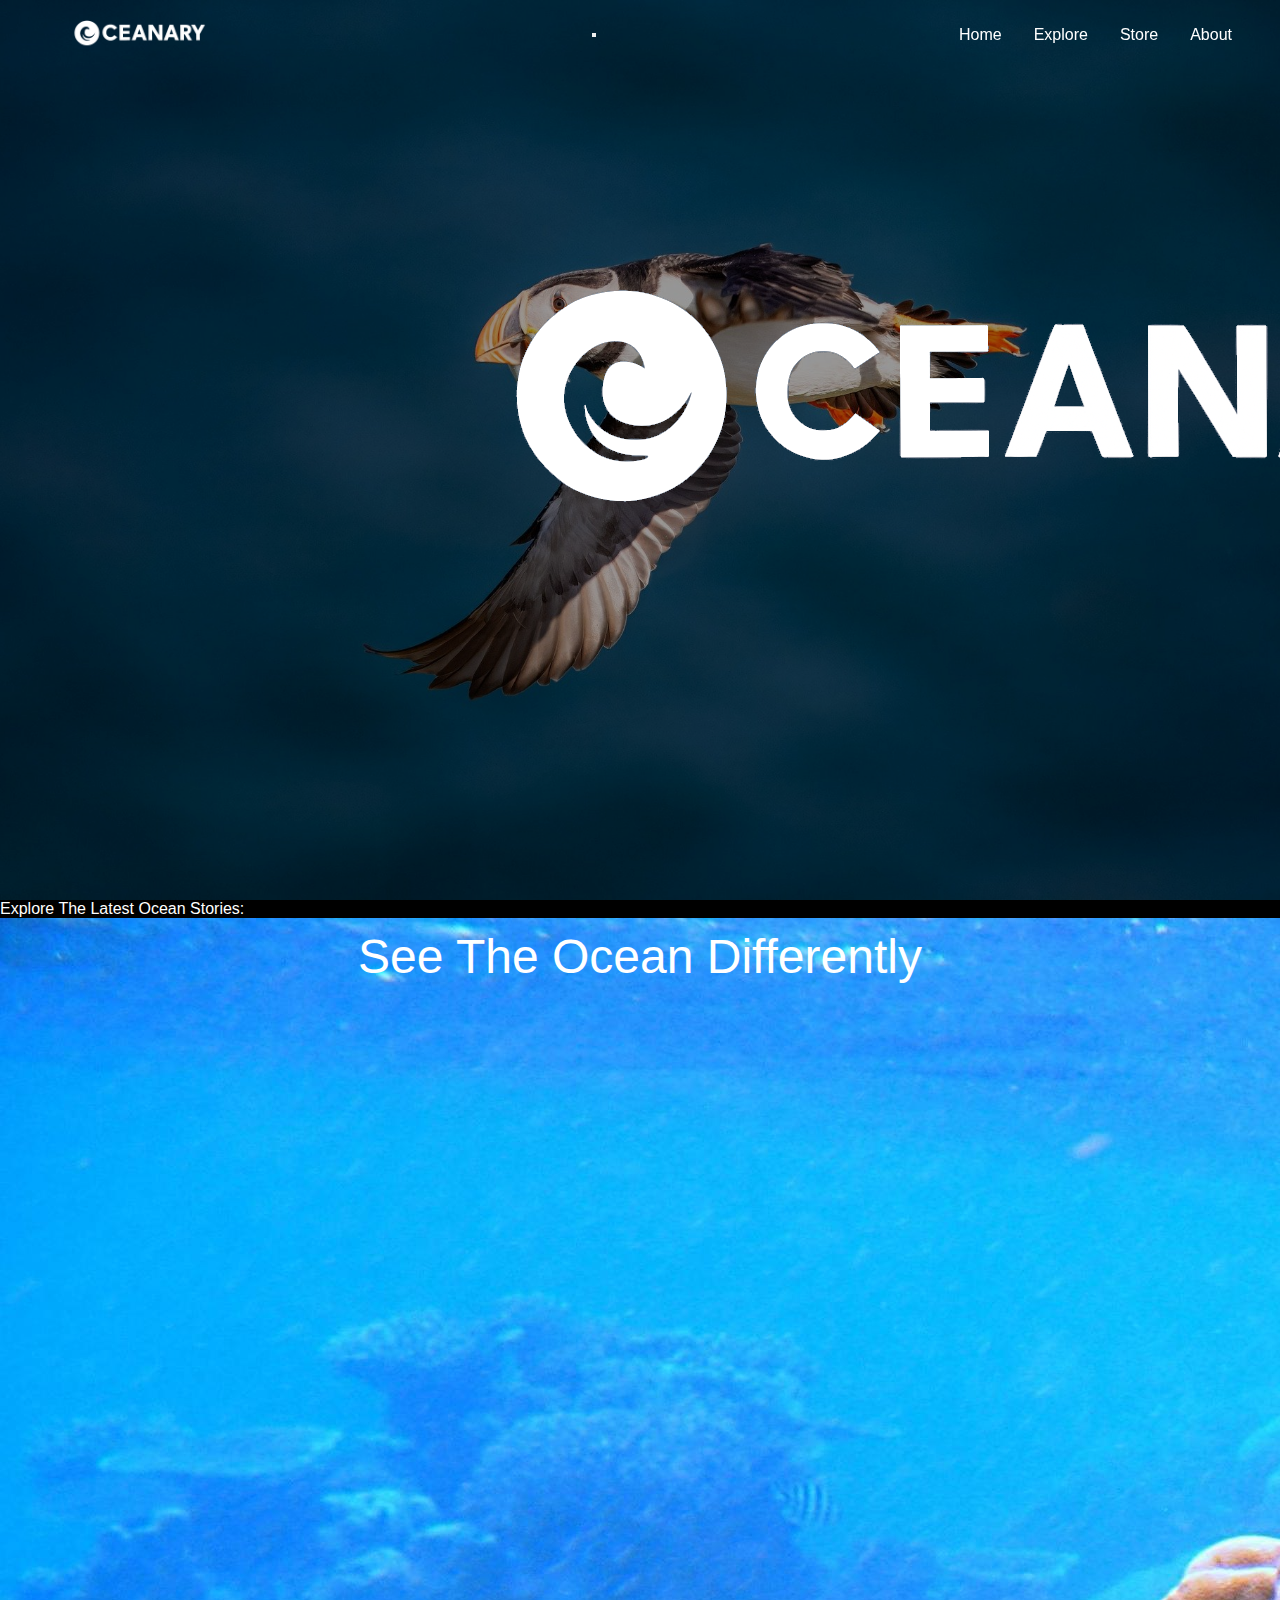
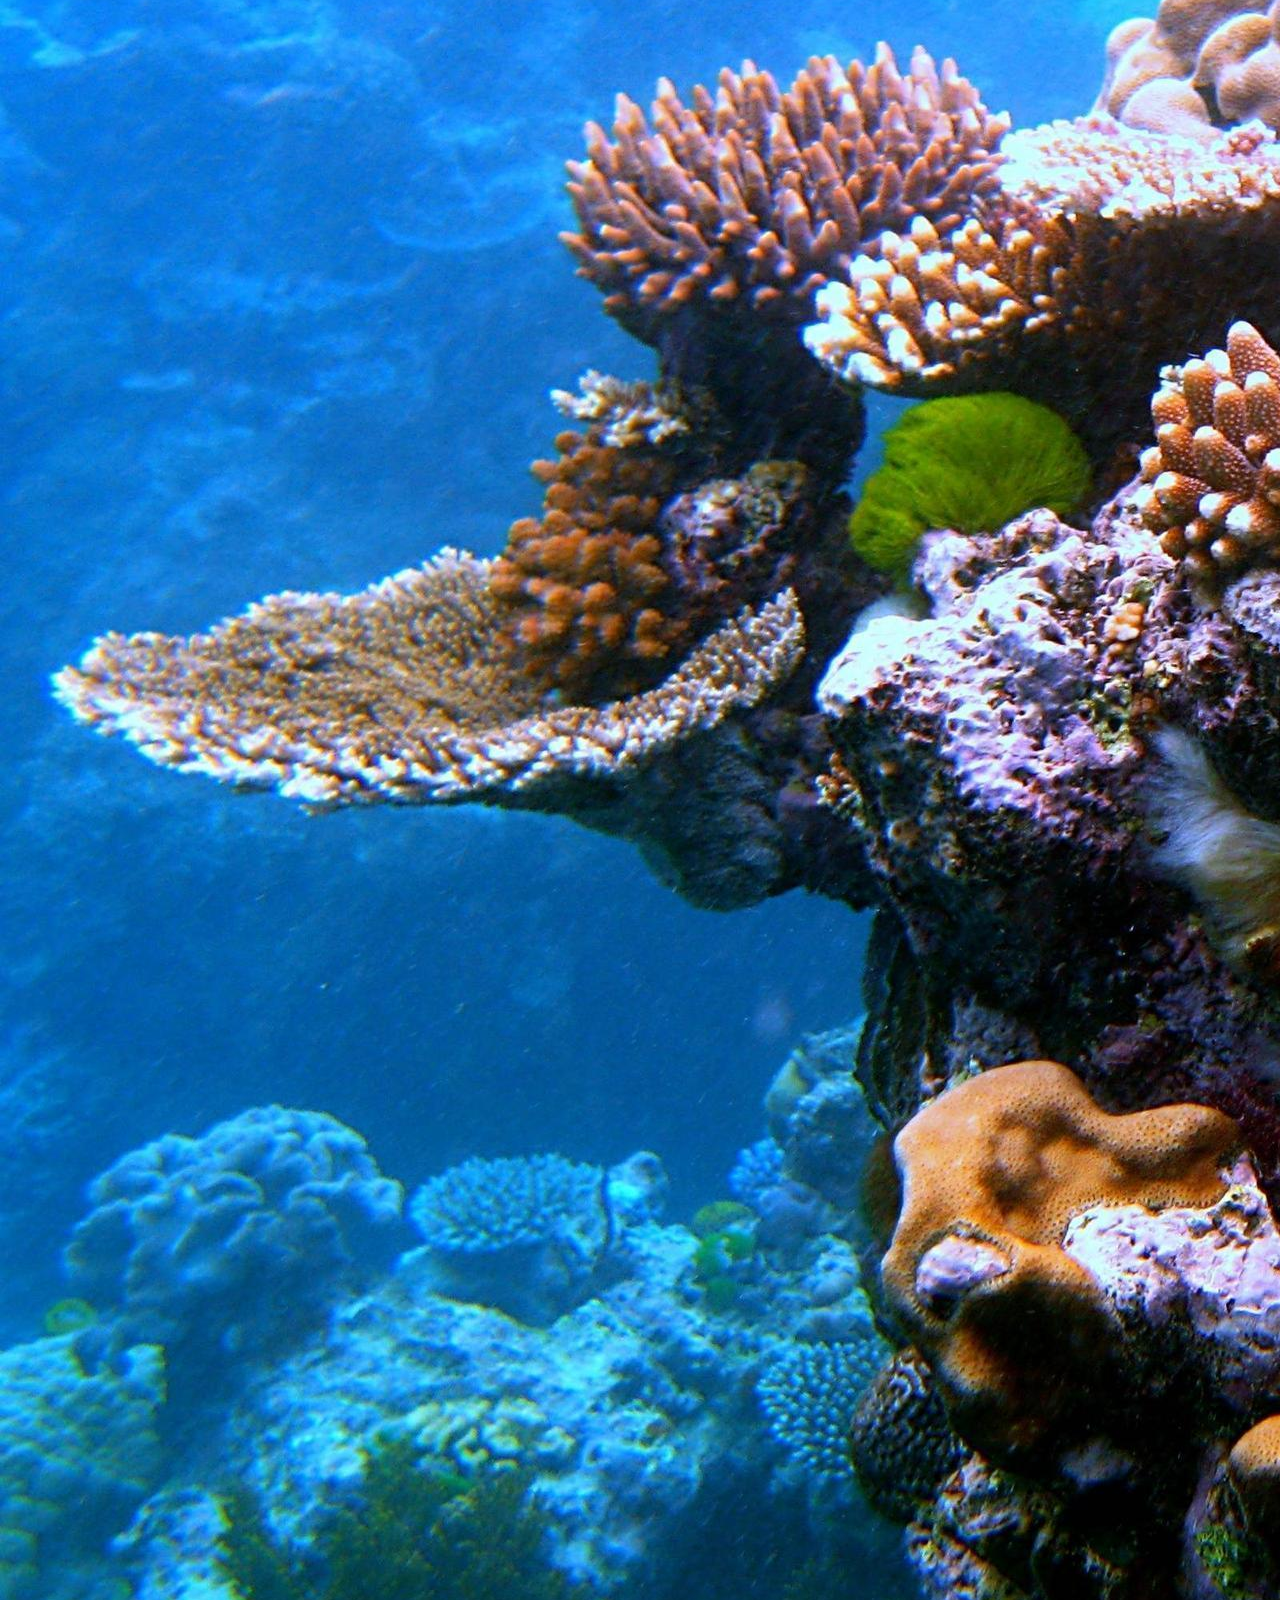
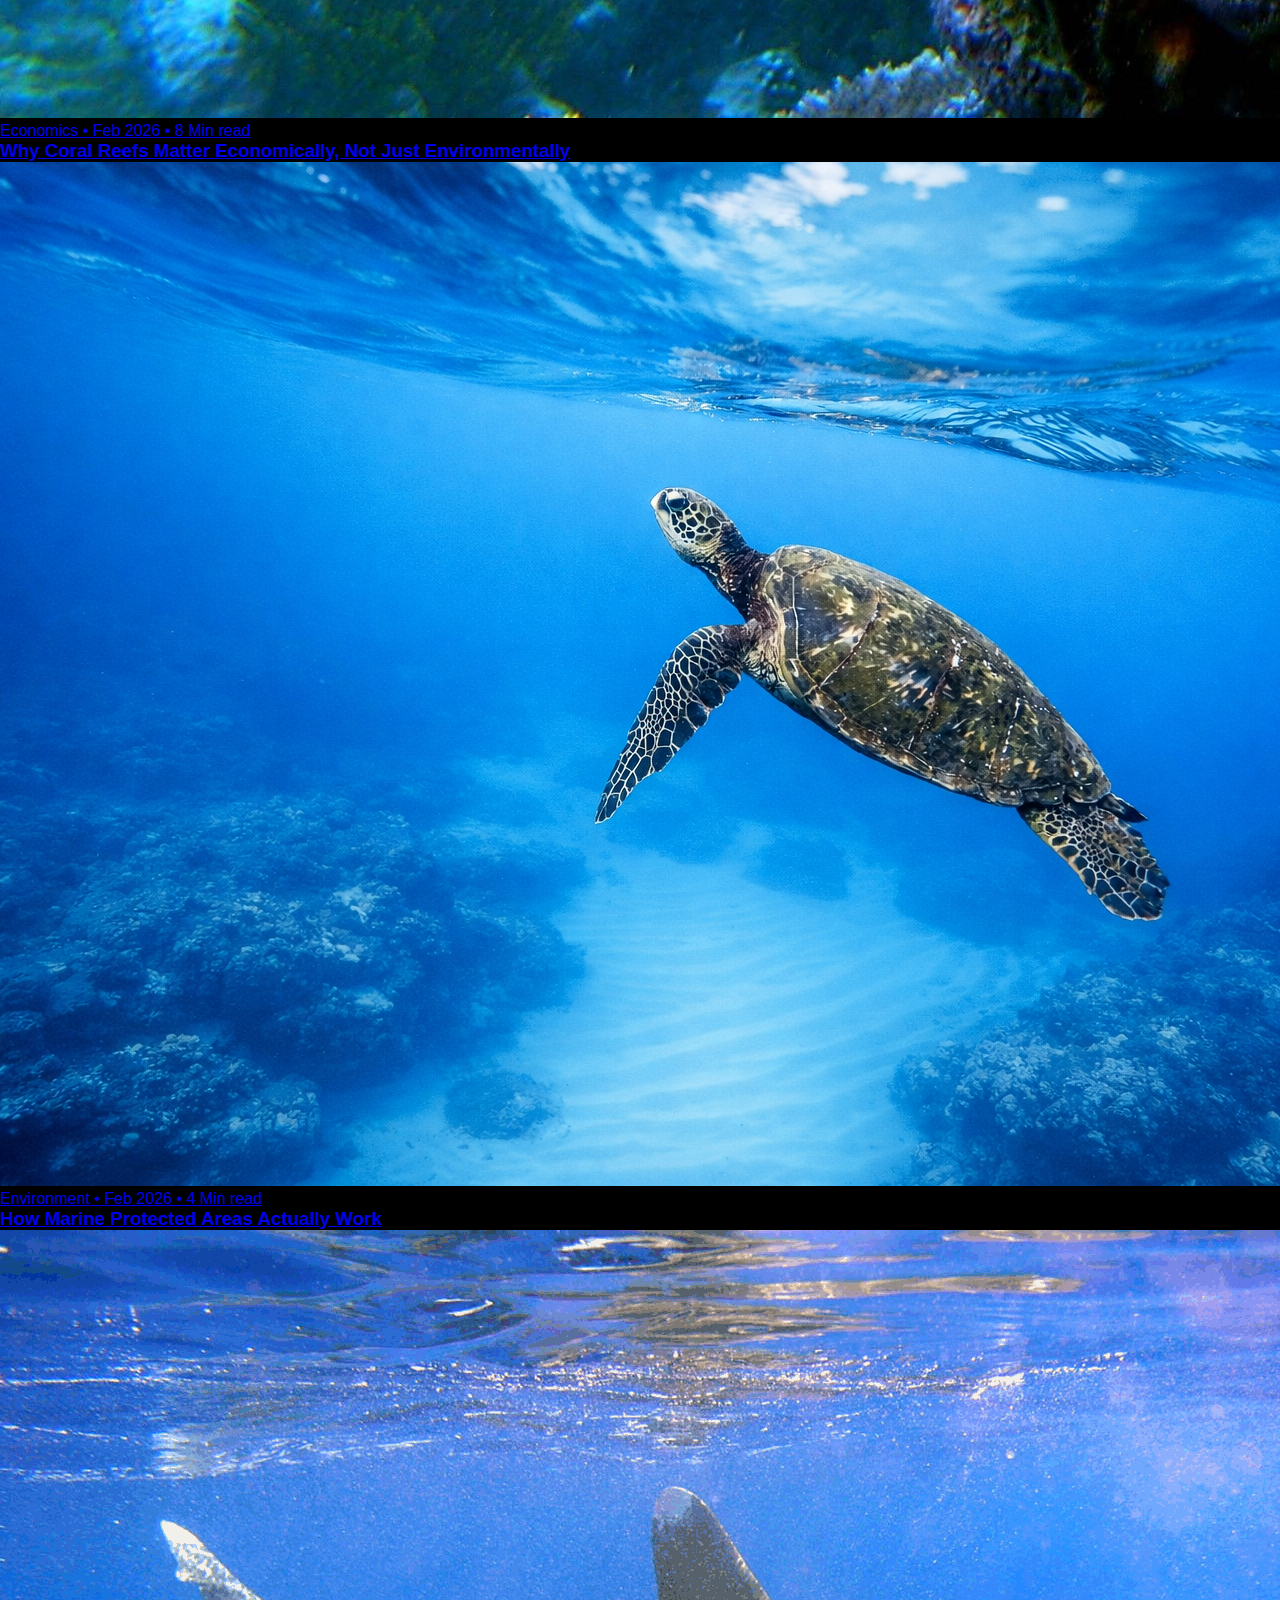
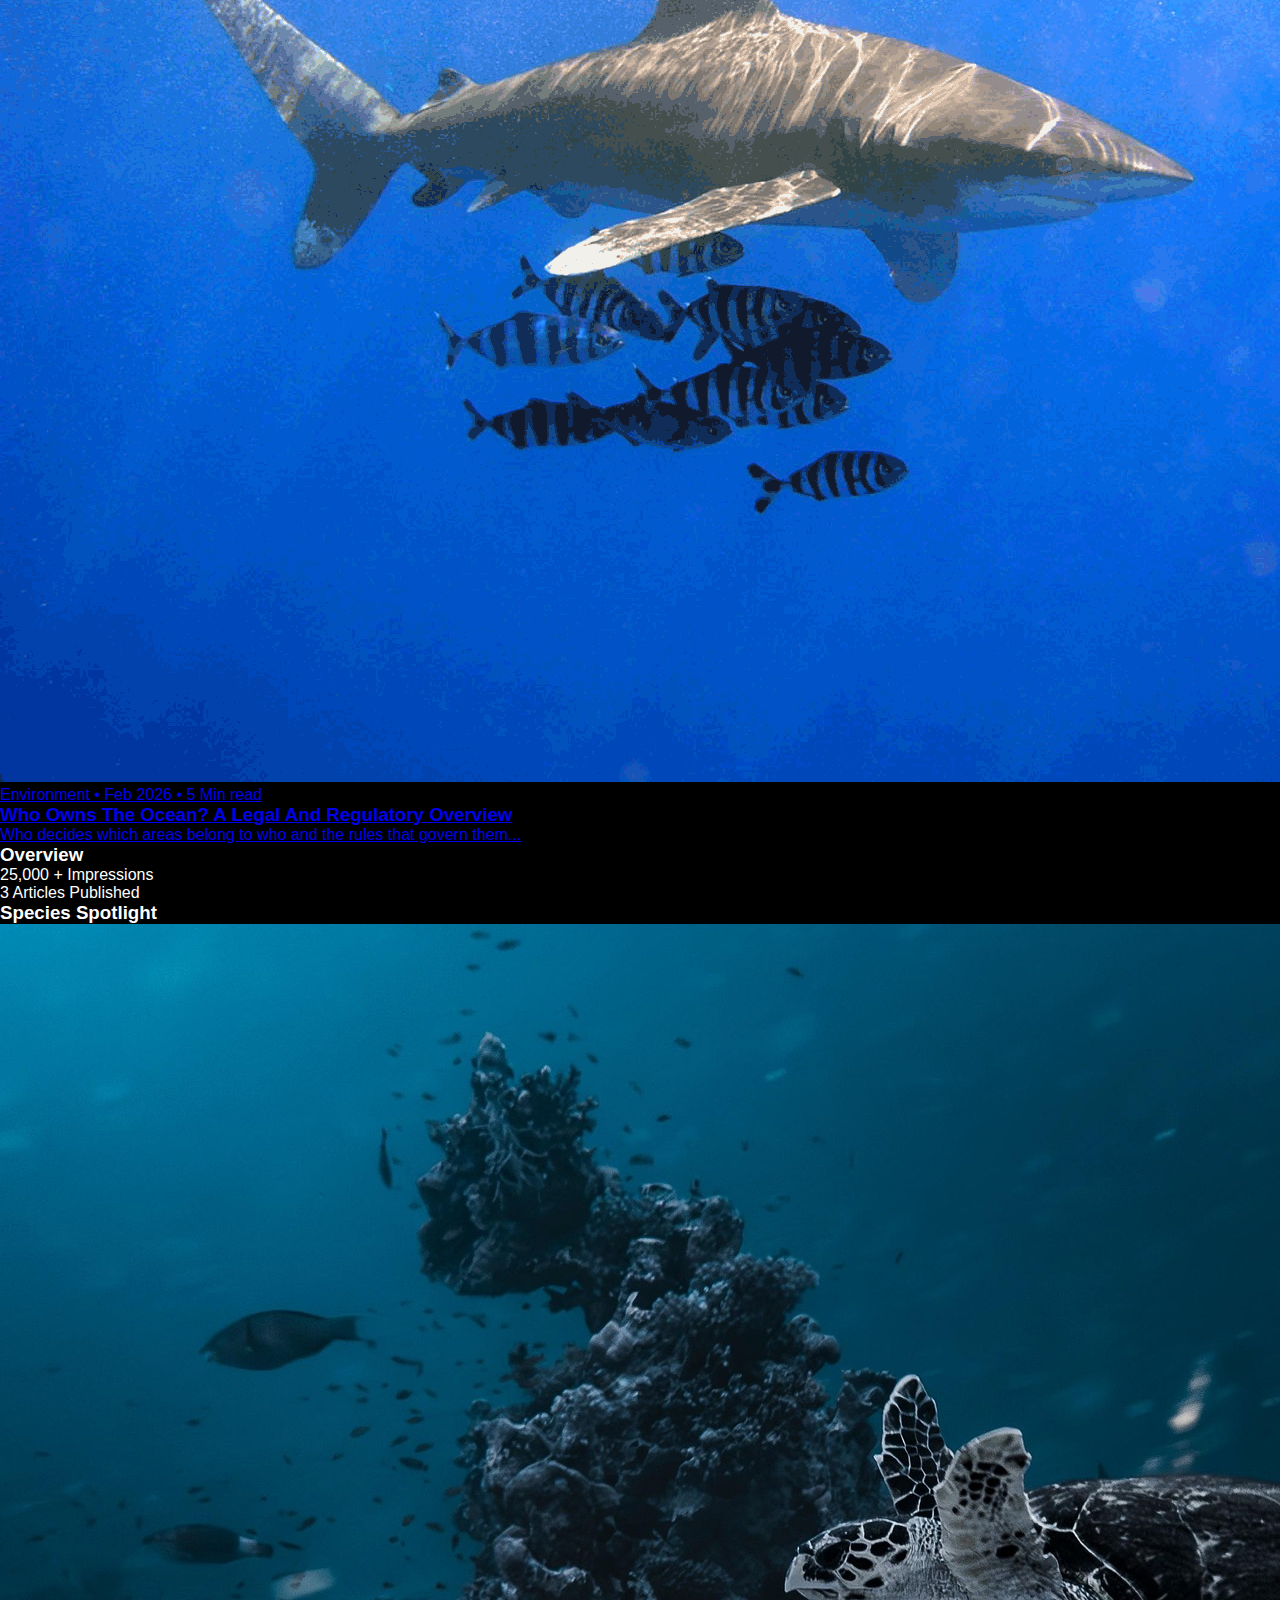
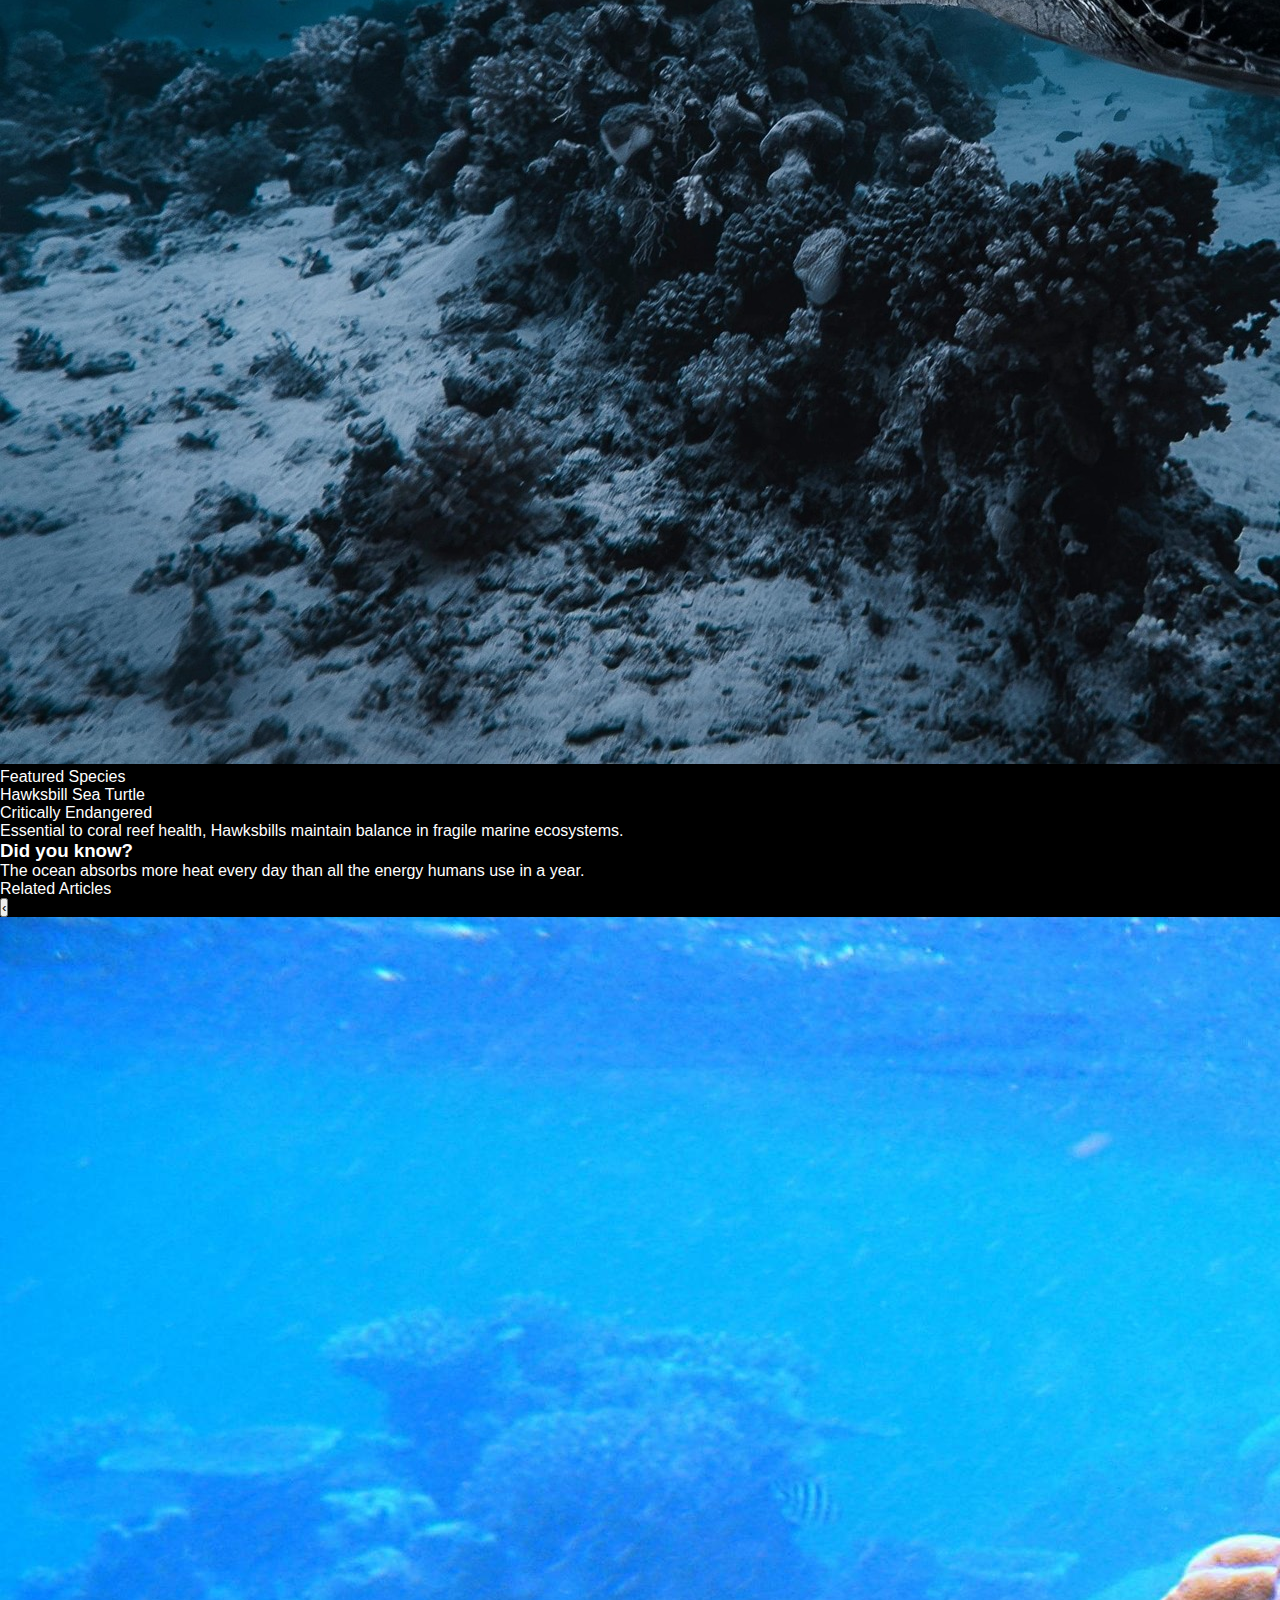
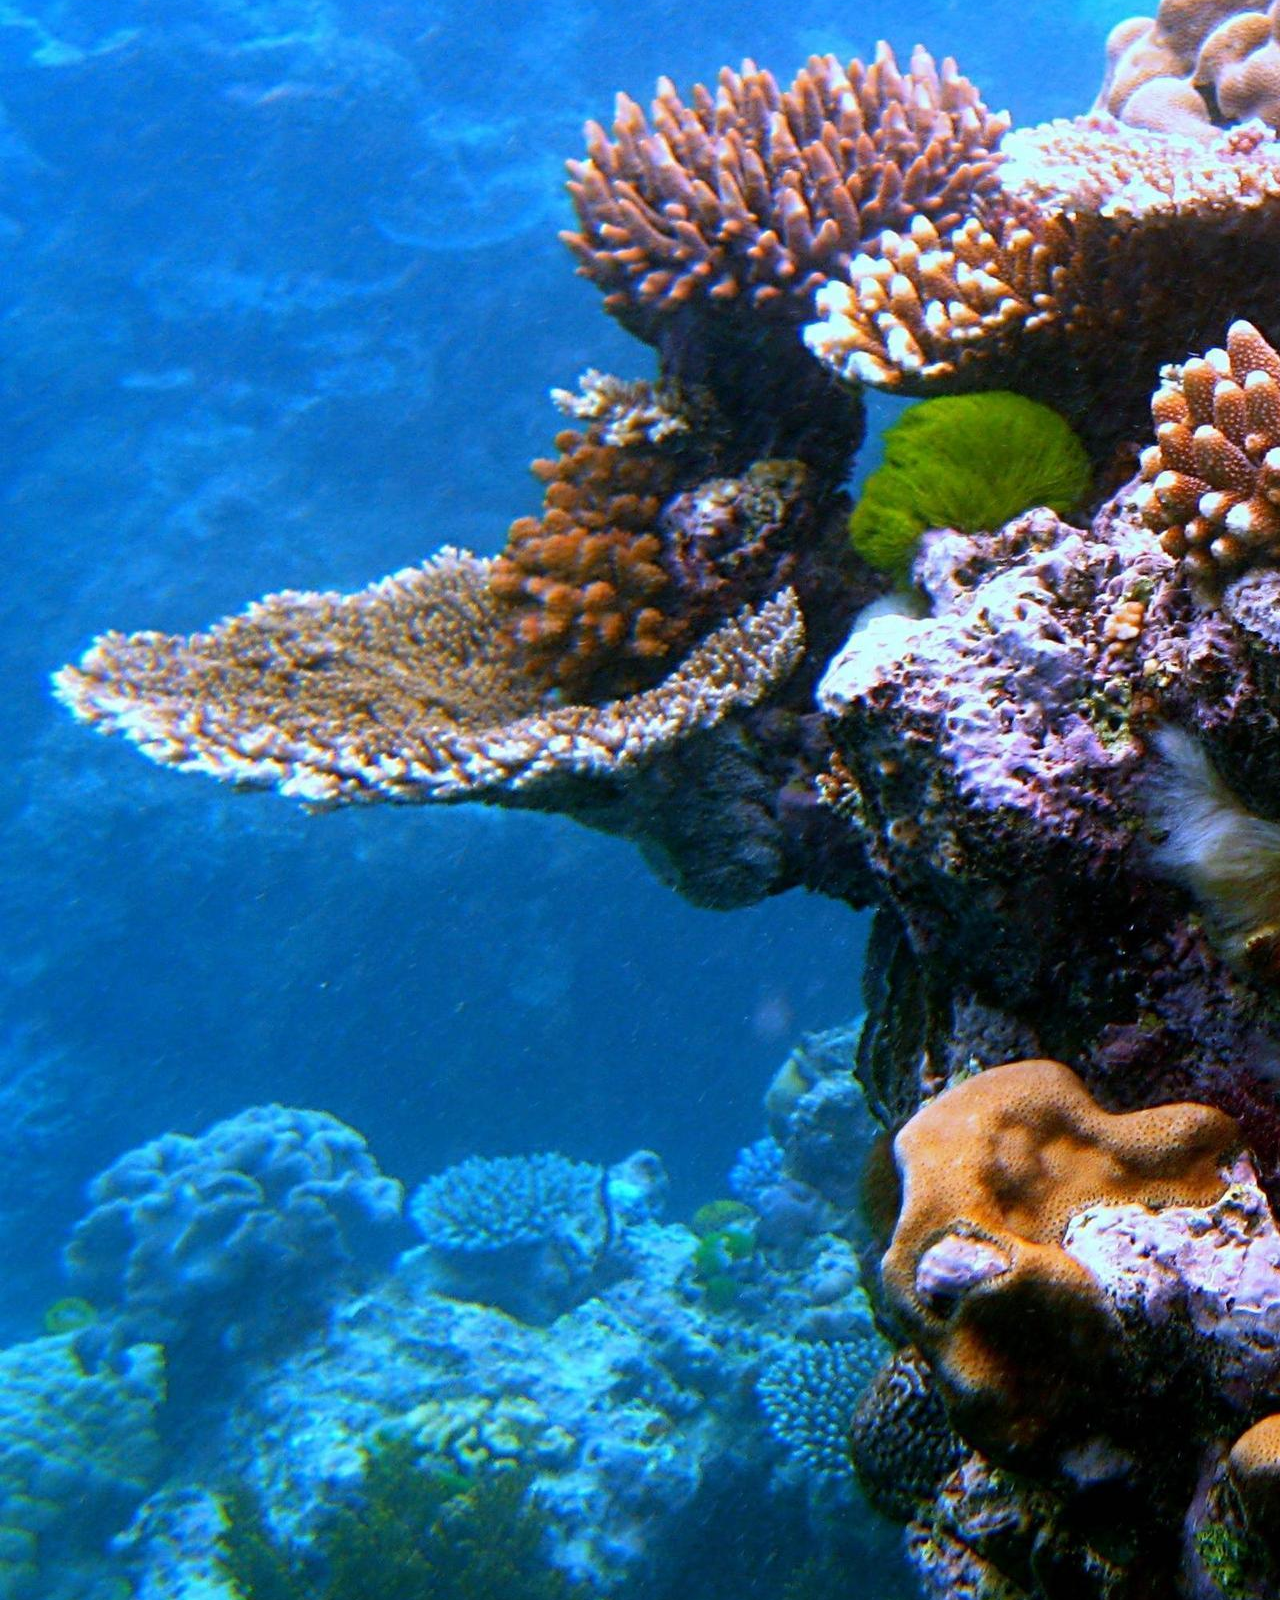
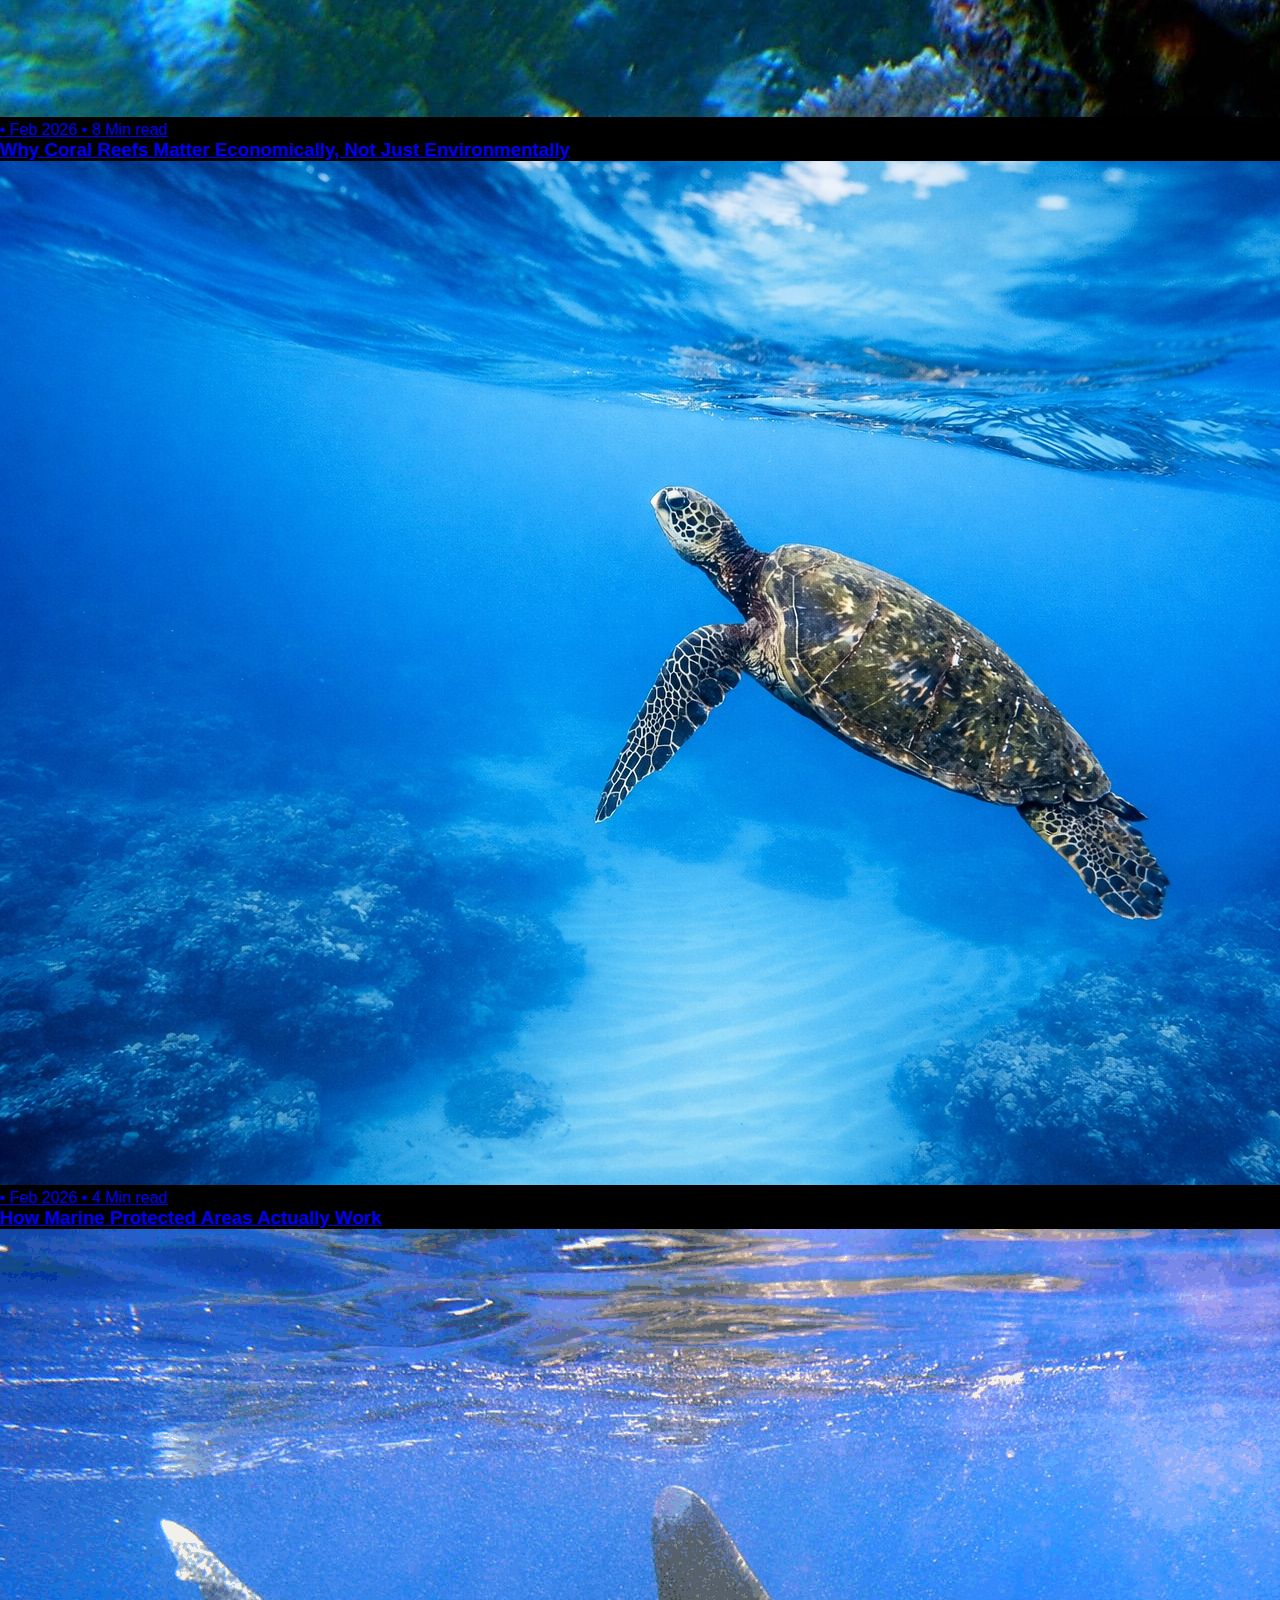
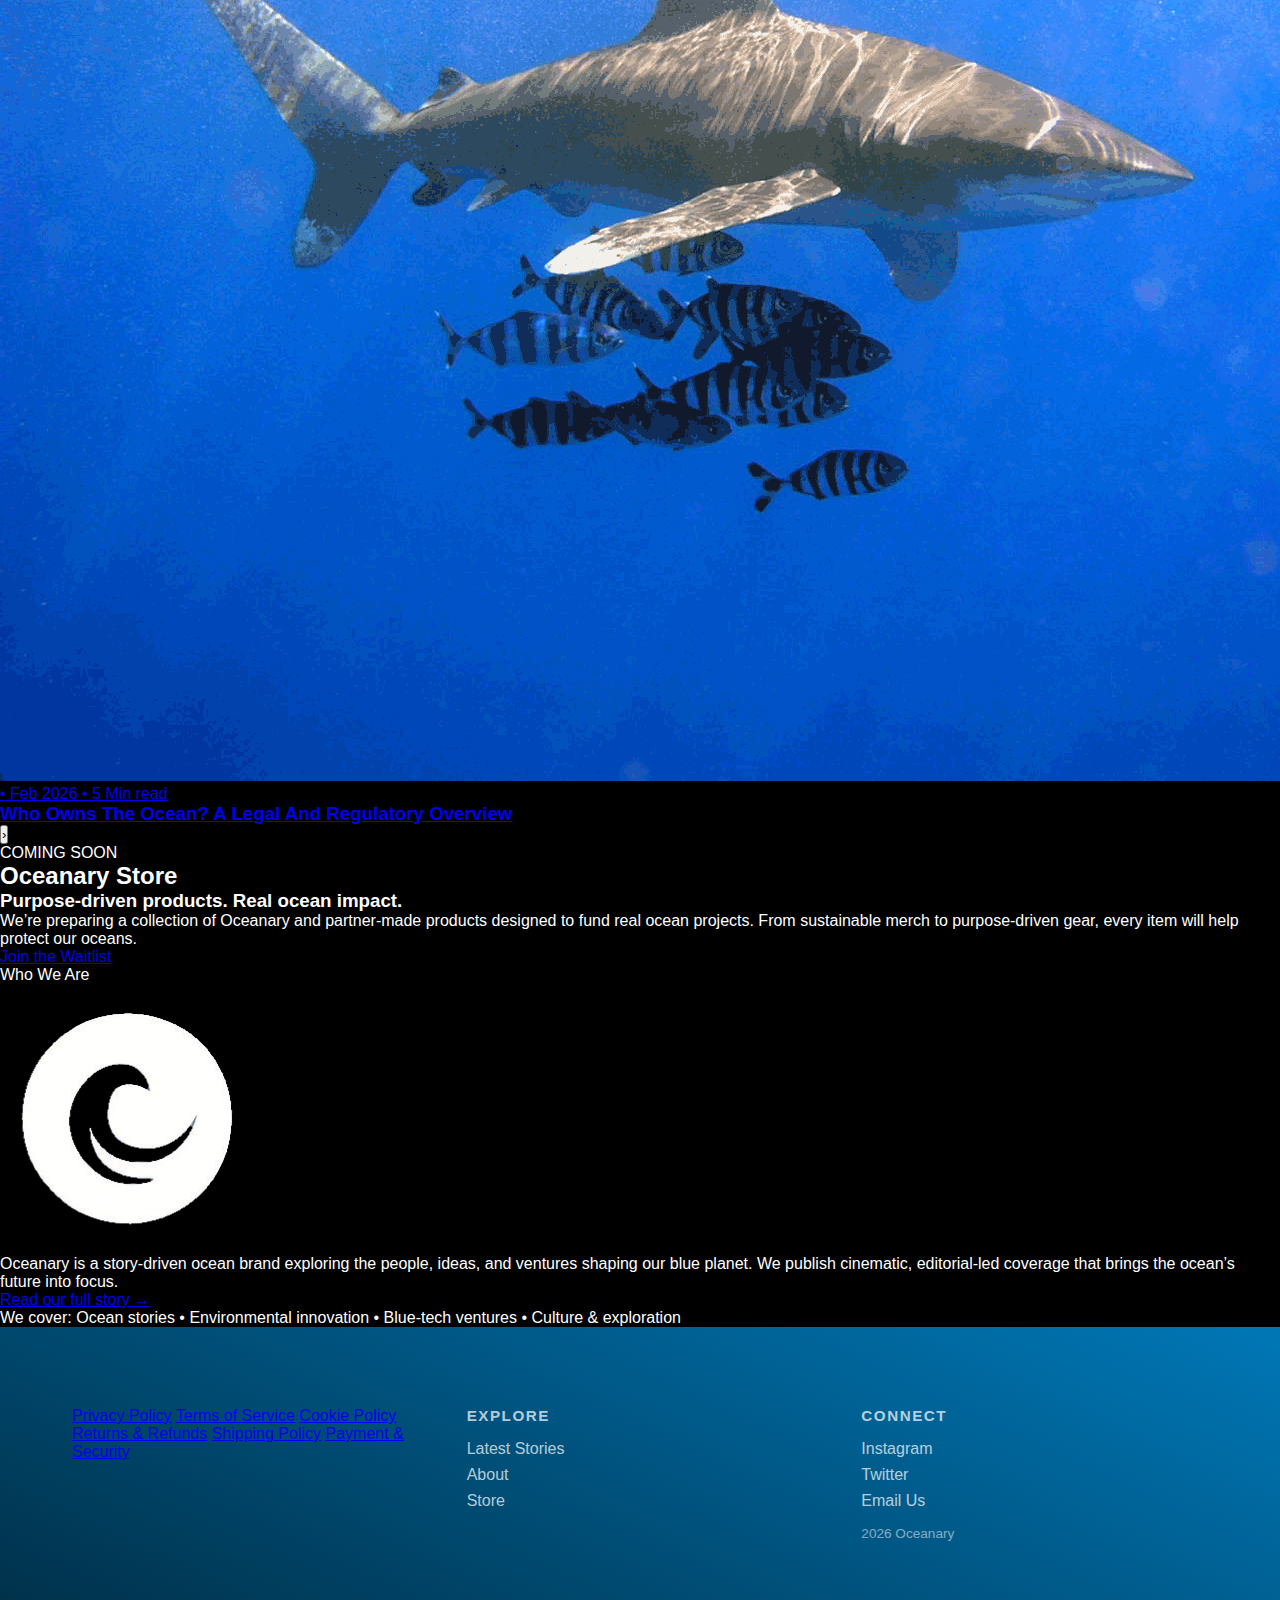
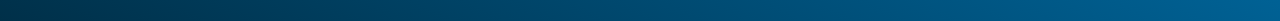
<file: index.html>
<!DOCTYPE html>
<html lang="en">
<head>
  <meta charset="UTF-8" />
  <title>Oceanary</title>
  <link rel="stylesheet" href="style.css" />
  <link rel="stylesheet" href="footer.css" />
  <link rel="icon" type="image/png" href="ProfilePic.png">

  <link rel="stylesheet" href="https://cdnjs.cloudflare.com/ajax/libs/font-awesome/6.5.0/css/all.min.css">
  <meta name="viewport" content="width=device-width, initial-scale=1">

  <!-- <meta name="viewport" content="width=device-width, initial-scale=1.0, maximum-scale=1.0, user-scalable=no"> -->
</head>

<header class="navbar">
  <div class="logo">
    <a href="#hero">
      <img src="OceanaryFinalLogo1.png" alt="Oceanary Logo">
    </a>
  </div>

  <!-- Hamburger button -->
  <button class="hamburger" aria-label="Menu">
    <span></span>
    <span></span>
    <span></span>
  </button>

  <nav>
    <ul>
      <li><a href="#">Home</a></li>
      <li><a href="#featured-articles">Explore</a></li>
      <li><a href="#store">Store</a></li>
      <li><a href="about.html">About</a></li>
    </ul>
  </nav>
</header>


<section id="hero" class="hero" >
    <div class="hero-content">
       <div class="hero-logo">
            <img src="OceanaryFinalLogo1.png" alt="Oceanary Logo">
       </div>

      <p>See The Ocean Differently</p>
      <!-- <button id="involvedBtn" class="btn involved">Coming Soon</button> -->
    </div>
</section>


  
<section class="oceanary-news">



  <!-- Featured Articles -->
  <div id="featured-articles" class="featured-articles">
  <!-- Breaking News Banner -->
  <div class="breaking-banner">
    Explore The Latest Ocean Stories:
  </div>
    <!-- Article 1 -->
    <a href="article1.html?id=1" class="article-card">
      <img src="reef.jpg" alt="VR headset" class="article-image">
      <div class="article-content">
        <div class="article-meta">
          <span class="category">Economics</span> • Feb 2026 • 8 Min read
        </div>
        <h3 class="article-title">Why Coral Reefs Matter Economically, Not Just Environmentally</h3>
      </div>
    </a>

    <!-- Article 2 -->
    <a href="article1.html?id=2" class="article-card">
      <img src="turtle.png" alt="Fine dining table" class="article-image">
      <div class="article-content">
        <div class="article-meta">
          <span class="category">Environment</span> • Feb 2026 • 4 Min read
        </div>
        <h3 class="article-title">How Marine Protected Areas Actually Work</h3>
      </div>
    </a>

 <!-- Article 3 (Wide Health Article) -->
 <a href="article1.html?id=3" class="article-card wide">
  <img src="shark.png" alt="Health supplements" class="article-image">
  <div class="article-content">
    <div class="article-meta">
      <span class="category">Environment</span> • Feb 2026 • 5 Min read
    </div>
    <h3 class="article-title">Who Owns The Ocean? A Legal And Regulatory Overview</h3>
    <p class="article-description">
      Who decides which areas belong to who and the rules that govern them...
    </p>
  </div>
</a>


</div>

<div class="news-sidebar">
  <section class="impact-tracker">
    <h3>Overview</h3>

    <div class="impact-body">
      <div class="impact-stat">
        <span class="impact-value">25,000 +</span>
        <span class="impact-label">Impressions</span>
      </div>

      <!-- <div class="impact-stat">
        <span class="impact-value">Follow Us (X)</span>
        <span class="impact-label">@OceanaryMedia</span>
      </div> -->

      <div class="impact-stat">
        <span class="impact-value">3</span>
        <span class="impact-label">Articles Published</span>
      </div>
    </div>
  </section>
  <div class="species-spotlight">
  <h3>Species Spotlight</h3>

  <div class="species-card">
    <img src="turtle2.jpg" class="species-image">

    <div class="species-overlay">
      <div class="species-meta">Featured Species</div>
      <div class="species-name">Hawksbill Sea Turtle</div>
      <div class="species-status">Critically Endangered</div>
      <div class="species-blurb">
        Essential to coral reef health, Hawksbills maintain balance in fragile marine ecosystems.
      </div>
    </div>
  </div>

  <section class="ocean-fact-card">
    <h3>Did you know?</h3>

    <div class="fact-body">
      <p class="fact-text">
        The ocean absorbs more heat every day than all the energy humans use in a year.
      </p>
    </div>
  </section>
</section>

</div>
</div>
</div>
</section>





<!-- Quick read -->
<section class="quick-read section">
  <div class="quick-read__eyebrow">
    <span class="quickeyebrow-line"></span>
    <span class="quickeyebrow-text">Related Articles</span>
    <span class="quickeyebrow-line"></span>
  </div>
  <div class="container">

    <div class="quick-read-swiper">

      <button class="swiper-btn prev">‹</button>

      <div class="swiper-viewport">
        <div class="swiper-track">

          <a href="article1.html?id=1" class="article">
            <img src="reef.jpg" alt="" class="quick-image">
            <div class="article-data-container">
              <div class="article-data">
                <span>• Feb 2026 •</span>
                <span class="article-data-spacer"></span>
                <span>8 Min read</span>
              </div>
              <h3 class="title article-title">Why Coral Reefs Matter Economically, Not Just Environmentally</h3>
            </div>
          </a>

          <a href="article1.html?id=2" class="article">
            <img src="turtle.png" alt="" class="quick-image">
            <div class="article-data-container">
              <div class="article-data">
                <span>• Feb 2026 •</span>
                <span class="article-data-spacer"></span>
                <span>4 Min read</span>
              </div>
              <h3 class="title article-title">How Marine Protected Areas Actually Work</h3>
            </div>
          </a>

          <a href="article1.html?id=3" class="article">
            <img src="shark.png" alt="" class="quick-image">
            <div class="article-data-container">
              <div class="article-data">
                <span>• Feb 2026 •</span>
                <span class="article-data-spacer"></span>
                <span>5 Min read</span>
              </div>
              <h3 class="title article-title">Who Owns The Ocean? A Legal And Regulatory Overview</h3>
            </div>
          </a>

          <!-- <a href="article1.html?id=9" class="article">
            <img src="coral test.jpg" alt="" class="quick-image">
            <div class="article-data-container">
              <div class="article-data">
                <span>• Feb 2026 •</span>
                <span class="article-data-spacer"></span>
                <span>3 Min read</span>
              </div>
              <h3 class="title article-title">Oceanary Launch Campaign</h3>
            </div>
          </a> -->

        </div>
      </div>

      <button class="swiper-btn next">›</button>

    </div>
  </div>
</section>


<!-- Store Section -->

<section id="store" class="section2 about">

  <span class="coming-soon-badge fade-up">COMING SOON</span>

  <h2 class="section2-different fade-up">Oceanary Store</h2>

  <h3 class="section2-h3 fade-up">
    Purpose-driven products. Real ocean impact.
  </h3>

  <p class="section-aboutintro fade-up">
    We’re preparing a collection of Oceanary and partner-made products designed to fund real ocean projects. 
    From sustainable merch to purpose-driven gear, every item will help protect our oceans.
  </p>

  <a href="about.html#waitlist" class="waitlist-btn fade-up">Join the Waitlist</a>

</section>





<!-- About section -->
<section id= "who-we-are" class="about-teaser">
<div class="about-teaser__eyebrow">
  <span class="eyebrow-line"></span>
  <span class="eyebrow-text">Who We Are</span>
  <span class="eyebrow-line"></span>
</div>

  <div class="about-teaser__content">
    <div class="about-teaser__logo">
      <img src="badge logo.PNG" alt="Oceanary Badge" />
    </div>

    <div class="about-teaser__text">
      <p>
        Oceanary is a story‑driven ocean brand exploring the people, ideas, and ventures shaping our blue planet.
        We publish cinematic, editorial‑led coverage that brings the ocean’s future into focus.
      </p>
       <a href="about.html" class="waitlist-btn fade-up">Read our full story →</a>
      <!-- <button id="involvedBtn" class="btn involved">Read our full story →</button> -->

      <div class="about-teaser__pillars">
        <span class="about-teaser__pillars-label">We cover:</span>
        <span class="about-teaser__pillars-item">Ocean stories</span>
        <span class="about-teaser__pillars-separator">•</span>
        <span class="about-teaser__pillars-item">Environmental innovation</span>
        <span class="about-teaser__pillars-separator">•</span>
        <span class="about-teaser__pillars-item">Blue‑tech ventures</span>
        <span class="about-teaser__pillars-separator">•</span>
        <span class="about-teaser__pillars-item">Culture &amp; exploration</span>
      </div>
    </div>
  </div>
</section>


<!-- Footer  -->
<footer class="site-footer">
  <div class="site-footer__inner">

    <div class="footer-col footer-brand">
      <!-- <img src="OceanaryFinalLogo1.png" alt="Oceanary Badge" class="footer-logo" /> -->
      <div class="footer-legal">
        <a href="./Legal/privacypolicy.html">Privacy Policy</a>
        <a href="./Legal/terms.html">Terms of Service</a>
        <a href="./Legal/cookies.html">Cookie Policy</a>
        <a href="./Legal/returns.html">Returns & Refunds</a>
        <a href="./Legal/shipping.html">Shipping Policy</a>
        <a href="./Legal/payments.html">Payment & Security</a>
       </div>

      
      <!-- <p class="footer-tagline">Cinematic stories from the ocean.</p> -->
    </div>

    <div class="footer-col footer-links">
      <h4>Explore</h4>
      <a href="index.html#featured-articles">Latest Stories</a>
      <a href="about.html">About</a>
      <a href="index.html#store">Store</a>
       
    </div>

    <div class="footer-col footer-meta">
      <h4>Connect</h4>
      
      <a href="https://instagram.com/oceanaryofficial" target="_blank">Instagram</a>
      <a href="https://twitter.com/oceanarymedia" target="_blank">Twitter</a>
      <a href="mailto:contact@oceanary.org">Email Us</a>
      <p class="footer-copy"> 2026 Oceanary </p>
    </div>

  </div>
</footer>


<script>
  const swiper = new Swiper(".quick-read-swiper", {
    slidesPerView: 1.2,
    spaceBetween: 20,
    loop: true,
    navigation: {
      nextEl: ".swiper-button-next",
      prevEl: ".swiper-button-prev",
    },
    breakpoints: {
      640: {
        slidesPerView: 2.2,
      },
      1024: {
        slidesPerView: 3,
      },
    },
  });
</script>

<script>
  const navbar = document.querySelector(".navbar");

  window.addEventListener("scroll", () => {
    if (window.scrollY > 80) {
      if (!navbar.classList.contains("sticky")) {
        navbar.classList.add("sticky");
        document.body.classList.add("navbar-active");

        // trigger animation frame
        requestAnimationFrame(() => {
          navbar.classList.add("show");
        });
      }
    } else {
      navbar.classList.remove("show");
      navbar.classList.remove("sticky");
      document.body.classList.remove("navbar-active");
    }
  });
</script>
<script>
const track = document.querySelector(".swiper-track");
const slides = document.querySelectorAll(".article");
const nextBtn = document.querySelector(".swiper-btn.next");
const prevBtn = document.querySelector(".swiper-btn.prev");

let index = 0;
const totalSlides = slides.length;

function getSlidesToShow() {
  const width = window.innerWidth;

  if (width <= 600) return 1;     // mobile portrait
  if (width <= 900) return 2;     // tablet / phone landscape
  return 3;                       // desktop
}

function updateSwiper() {
  const slideWidth = slides[0].offsetWidth;
  track.style.transform = `translateX(-${index * slideWidth}px)`;
}

nextBtn.addEventListener("click", () => {
  const slidesToShow = getSlidesToShow();
  const maxIndex = totalSlides - slidesToShow;

  if (index >= maxIndex) {
    index = 0;                  // wrap to start
  } else {
    index++;
  }

  updateSwiper();
});

prevBtn.addEventListener("click", () => {
  const slidesToShow = getSlidesToShow();
  const maxIndex = totalSlides - slidesToShow;

  if (index <= 0) {
    index = maxIndex;           // wrap to end
  } else {
    index--;
  }

  updateSwiper();
});

window.addEventListener("resize", () => {
  const slidesToShow = getSlidesToShow();
  const maxIndex = totalSlides - slidesToShow;

  // Prevent overflow when resizing smaller
  if (index > maxIndex) index = maxIndex;

  updateSwiper();
});

</script>

<script>
  const hamburger = document.querySelector('.hamburger');
  const nav = document.querySelector('.navbar nav');

  hamburger.addEventListener('click', () => {
    hamburger.classList.toggle('active');
    nav.classList.toggle('open');
  });

</script>


</html>
</file>
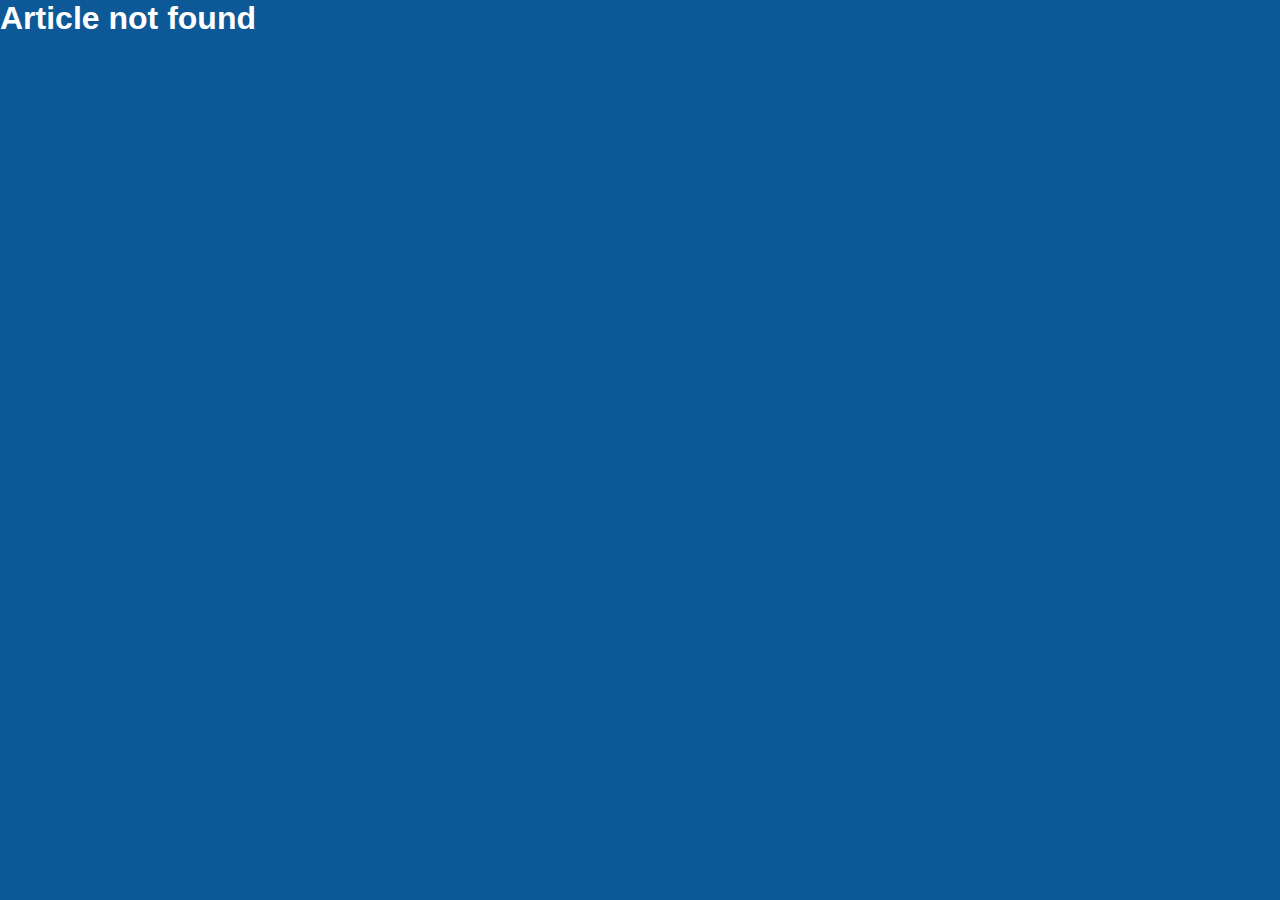
<file: article1.html>
<!DOCTYPE html>

<head>
  <link rel="stylesheet" href="articlepage.css" />
  <link rel="stylesheet" href="footer.css" />
  <link rel="icon" type="image/png" href="badge logo.PNG">
  <meta name="viewport" content="width=device-width, initial-scale=1">

  <title>Oceanary</title>

</head>





<header class="navbar">
  <div class="logo">
    <a href="#hero">
      <img src="OceanaryFinalLogo1.png" alt="Oceanary Logo">
    </a>
  </div>

  <!-- Hamburger button -->
  <button class="hamburger" aria-label="Menu">
    <span></span>
    <span></span>
    <span></span>
  </button>

  <nav>
    <ul>
      <li><a href="index.html">Home</a></li>
      <li><a href="index.html#featured-articles">Explore</a></li>
      <li><a href="index.html#store">Store</a></li>
      <li><a href="about.html">About</a></li>
    </ul>
  </nav>
</header>



<body>
<div class="blog-layout">

  <main>
    <section class="article-page">
      <div class="article-hero">
        <img class="article-hero-image" />
        <div class="article-hero-content">
          <span class="article-category"></span>
          <h1 class="article-page-title"></h1>
          <div class="article-page-meta"></div>
        </div>
      </div>

      <article class="article-body"></article>

      <div class="author-card">
        <img class="author-avatar">
        <div class="author-info">
          <h4></h4>
          <p></p>
        </div>
      </div>
    </section>
  </main>
<aside class="blog-sidebar right">
  <a href="index.html#store" class="store-rail">
    <img src="storeban.png" alt="Store reference">
    <div class="store-rail-content">
      <span>From the store</span>
      <h3>Designed for readers who love good design</h3>
      <p>Explore our curated collection of minimal, thoughtful products.</p>
      <strong>View collection →</strong>
    </div>
  </a>
</aside>

</div>





<!-- Quick read -->
<section class="quick-read section">
  <div class="quick-read__eyebrow">
    <span class="quickeyebrow-line"></span>
    <span class="quickeyebrow-text">Related Articles</span>
    <span class="quickeyebrow-line"></span>
  </div>
  <div class="container">

    <div class="quick-read-swiper">

      <button class="swiper-btn prev">‹</button>

      <div class="swiper-viewport">
        <div class="swiper-track">

          <a href="article1.html?id=1" class="article">
            <img src="reef.jpg" alt="" class="quick-image">
            <div class="article-data-container">
              <div class="article-data">
                <span>6 Jan 2026</span>
                <span class="article-data-spacer"></span>
                <span>8 Min read</span>
              </div>
              <h3 class="title article-title">Why Coral Reefs Matter Economically, Not Just Environmentally</h3>
            </div>
          </a>

          <a href="article1.html?id=2" class="article">
            <img src="turtle.png" alt="" class="quick-image">
            <div class="article-data-container">
              <div class="article-data">
                <span>6 Jan 20216</span>
                <span class="article-data-spacer"></span>
                <span>5 Min read</span>
              </div>
              <h3 class="title article-title">How Marine Protected Areas Actually Work</h3>
            </div>
          </a>

          <a href="article1.html?id=3" class="article">
            <img src="shark.png" alt="" class="quick-image">
            <div class="article-data-container">
              <div class="article-data">
                <span>23 Dec 2021</span>
                <span class="article-data-spacer"></span>
                <span>7 Min read</span>
              </div>
              <h3 class="title article-title">Who Owns The Ocean? A Legal And Regulatory Overview</h3>
            </div>
          </a>

          <a href="article1.html?id=9" class="article">
            <img src="coral test.jpg" alt="" class="quick-image">
            <div class="article-data-container">
              <div class="article-data">
                <span>6 Jan 2026</span>
                <span class="article-data-spacer"></span>
                <span>3 Min read</span>
              </div>
              <h3 class="title article-title">Oceanary Launch Campaign</h3>
            </div>
          </a>

        </div>
      </div>

      <button class="swiper-btn next">›</button>

    </div>
  </div>
</section>


</body>


<!-- Footer  -->
<footer class="site-footer">
  <div class="site-footer__inner">

    <div class="footer-col footer-brand">
      <!-- <img src="OceanaryFinalLogo1.png" alt="Oceanary Badge" class="footer-logo" /> -->
      <div class="footer-legal">
        <a href="./Legal/privacypolicy.html">Privacy Policy</a>
        <a href="./Legal/terms.html">Terms of Service</a>
        <a href="./Legal/cookies.html">Cookie Policy</a>
        <a href="./Legal/returns.html">Returns & Refunds</a>
        <a href="./Legal/shipping.html">Shipping Policy</a>
        <a href="./Legal/payments.html">Payment & Security</a>
       </div>

      
      <!-- <p class="footer-tagline">Cinematic stories from the ocean.</p> -->
    </div>

    <div class="footer-col footer-links">
      <h4>Explore</h4>
      <a href="index.html#featured-articles">Latest Stories</a>
      <a href="about.html">About</a>
      <a href="index.html#store">Store</a>
       
    </div>

    <div class="footer-col footer-meta">
      <h4>Connect</h4>
      
      <a href="https://instagram.com/oceanaryofficial" target="_blank">Instagram</a>
      <a href="https://twitter.com/oceanarymedia" target="_blank">Twitter</a>
      <a href="https://youtube.com/oceanaryofficial" target="_blank">Youtube</a>
      <a href="https://www.tiktok.com/@oceanaryofficial" target="_blank">Tiktok</a>
      <a href="mailto:contact@oceanary.org">Email Us</a>
      <p class="footer-copy"> 2026 Oceanary </p>
    </div>

  </div>
</footer>



<script>
  // 1. Get the ID from the URL
  const params = new URLSearchParams(window.location.search);
  const articleId = params.get("id");

  // 2. All your articles in one clean object
  const articles = {
    1: {
      category: "Economics",
      title: "Why Coral Reefs Matter Economically, Not Just Environmentally",
      image: "reef.jpg",
      meta: "Jan 31st 2026 • 10 Min read",
      content: [
        "Introduction:",
        "Coral reefs are often described in environmental terms – “ vibrant ecosystems” , “biodiverse hotspots”, “underwater rainforests” . All of that is true, but it’s also incomplete. To understand the real significance of our planets coral reefs we need to reframe reefs not as environmental wonders but as natural capital: assets that deliver measurable economic value to society.",
        "HM Treasury defines natural capital as “certain stocks of elements of nature that have value to society, such as forests, fisheries, rivers, biodiversity, land and minerals. Natural capital includes both the living and non-living aspects of ecosystems.” This is important as it draws reefs out of the realm of sentiment and into the realm of economics. If something is capital it can be valued, it can be protected and invested in. ",
        "Its only once we start to measure reefs through this lens that we can use quantitative tools like tourism revenue, avoided damaged costs, fisheries output and natural capital accounting that a clearer picture emerges. They are not just beautiful they are economically vital. ",
        "The coastal protection economy:",
        "Coral reefs are physical structures positioned along coastlines where they act as natural breakwaters, absorbing wave energy long before it reaches the shore. In engineering terms, reefs perform the same function as sea walls, storm surge barriers and coastal defences. The key differentiator being that reefs do it continuously, silently and most importantly free. ",
        "According to a major study published in Nature Communications by Ferrario, healthy coral reefs can reduce wave energy by up to 97%. Reframing reefs as frontline coastal assets for our society since less wave energy results in fewer flooded homes, roads and a lower emergency response cost. ",
        "The economic implications are pretty substantial. Research from UC Santa Cruz and the Nature Conservancy estimates that coral reefs prevent ~$4-9 billion in flood damage every year by reducing storm surge height and force. In other words, Reefs save Governments, insurers and coastal communities by simply just existing. This protective function is especially important for low lying coastal economies and small island nations since most tourist infrastructure, ports and residential areas sit just metres from the shoreline. Without these reefs serving as a buffer, these assets become high risk and vulnerable resulting in greater insurance fees. The worlds first reef insurance policy created in Mexico, explicitly recognises coral reefs as risk reducing infrastructure with insurers modelling reef health as part of there risk assessments. ",
        "Thus, viewed through this lens we can determine that reefs are not just environmental features, they are part of a country’s defensive capital. Helping reduce public spending, stabilise insurance markets and protect their GDP. Losing reefs doesn’t just harm the oceans ecosystem, it increases economic exposure for the governments. ",
        "Tourism and Local Livelihoods: ",
        "Coral reefs are also the backbone of coastal tourism economies. According to the World Resource Institute, reef related tourism generates tens of billions of dollars globally each year, supporting diver operations boat rentals, hotels, restaurants and other transport services. In many island nations reefs are not an optional attraction, they are the primary economic driver. The World Travel and Tourism Council estimates that in some Caribbean nations, up to 40% of tourism revenue is directly linked to healthy coral ecosystems. However, when reefs bleach or degrade, the number of visitors fall, business loose income and the national GDP take a measurable hit making this a prime of example of natural capital: ecosystems generating cashflow. ",
        "The economic effects however stretch further than just the tourist companies. Reef-driven tourism supports thousands of indirect jobs such as guides, mechanics, hospitality workers and food suppliers. In small island economies multipliers like this really matter since a single dive site can sustain an entire local community. There also is a competitive dimension since according to NOAA, destinations with healthy reefs are considered preferred by tourists since they have consistently outperformed degraded reefs in visitor satisfaction and return rates. Tourists are not just buying sunshine, they are buying access to interact with marine ecosystems thus when reefs decline, so does the product. ",
        "Consequently, coral reefs are not just ecological assets, they are economic engines. Protecting them is not only an environmental priority but also a strategic economic investment in national income, employment and long-term resilience. ",
        "Fisheries and food security:",
        "Coral reefs are also critical to global food systems. According to the United Nations Environment Programme (UNEP), around 25% of all marine species depend on coral reefs at some stage in their life cycle. Making reefs one of the most productive natural nurseries in the world. In many coastal island regions, reef associated fish are not just a dietary preference but a primary source of protein. The Food Agriculture Organisation (FAO) estimates that more than a billion people depend on reef related fisheries for food or income. Thus, when reefs decline the impact is almost immediate. Fish stocks fall, catch size plummets and local food security becomes more fragile.",
        "The economic consequences of this are significant since reef fisheries generate billions of dollars annually in direct commercial value, however their true importance lies in the livelihoods they support. Small scale fishers, market vendors and transport operators all depend on a healthy reef ecosystem. According to World Bank, small scale fisheries provide 90% of fishing employment globally with most of it tied to reef dependant species. Healthy reefs also have spill on effects. When protected reef zones recover, fish populations grow and migrate into surrounding waters which increases catch size for local fisherman. This is one of the clearest examples of natural capital generating ongoing economic returns. ",
        "Thus, seen through this lens, coral reefs are not just habitat for various species of fish, they are food production systems. They are natural assets that sustain economies, stabilise communities and are the foundation for nutritional security for millions. ",
        "Conclusions:",
        "Coral reefs are often talked about as symbols of environmental beauty, but their true value runs far deeper. When viewed through the lens of natural capital, they emerge 	as some of the most economically productive and effective ecosystems on the planet. They protect coastlines from storms, sustain tourism and support fisheries and food security. According to institutions like Nature communications and The World Bank, their economic contributions is not abstract, but in fact measurable. Coral reefs are natural capital in the most literal sense: living infrastructure that delivers continuous economic returns. Recognising this is the first step toward valuing them properly and ensuring they remain part of the world’s economic and ecological future.",

      ],
      author: {
        name: "Enjoyed the read?",
        bio: "Follow us on our socials to be notified when we post a new article!",
        image: "badge logo.PNG"
      }
    },

    2: {
      category: "Environment",
      title: "How Marine Protected Areas Actually Work",
      image: "turtle.png",
      meta: "Dec 6th 2021 • 4 Min read",
      content: [
        "Section 1: introduction",
        "Marine protected areas (MPAs) are often thought of as a simple solution to ocean issues and decline, simply draw boundaries, restrict activity and biodiversity thrives. However, MPAs are much more complex than that since they are governing tools that sit at the intersection of science, law and economics. They are designed to not just protect nature in a literal sense, but to actively change and shape human behaviour within a clear marine area. Their effectiveness depends on how they are created, how they are managed and whether or not the rules are enforced. In order to understand how marine protected areas actually work we must explore the systems behind them that help to determine their success or their ultimate failure. By exploring the 4 main components of MPAs: there legal foundation and classification, the systems through which they regulate human activity, the role of enforcement and the environmental outcomes that emerge when protection is successfully implemented, we can determine their success.",
        "Section 2: How MPAs are legally created and classified",
        "Marine protected areas are established once governments (national, regional or local) formally declare an area protected through legislation, executive orders or spatial marine planning networks. These legal acts help to define the MPAs boundaries as well as their objectives and management authority. Crucially it also determines the type of protection that the area is able to receive. Since MPAs exist on a spectrum, from fully protected “no take “reserves to multiple use zones that allow for fishing, tourism and even some industrial activity under certain preconditions. This classification matters since the ecological outcomes significantly vary. Fully protected MPAs, where all extractive activities are banned, consistently deliver the strongest gains in biodiversity. Highly protected MPAs allow limited non extractive use, such as diving or scientific research, while partially protected areas restrict only certain fishing gears or seasons. However, at the weakest end, multiple use MPAs permit most activities but aim to reduce cumulative pressure through zoning and management plans. ",
        "The legal foundation also establishes who is responsible for management whether its – fisheries agencies, environmental ministries or local councils. Without this governance structure, an MPA is little more then a symbolic boundary. The strength of the legal designation sets the stage for everything that follows. ",
        "Section 3: How MPAs regulate human activity",
        "The central purpose of an MPA is to regulate human activity within a defined marine space. These regulations are designed to reduce ecological pressures such as overfishing, habitat destruction and pollution. According to Sala and Giakoumi’s global review of MPAs, the level of permitted activity is one of the strongest predictors of conservation success, with stricter rules consistently producing better ecological results. For example, Malcolm R. Clark’s 2016 study “The Impacts of Deep Sea Bottom Trawling on Benthic Ecosystems” demonstrates that destructive gear types can devastate seafloor habitats, which is why many MPAs prohibit all kinds of trawling In sensitive areas. Tourism is also regulated as David and Tisdell showed in their early research on scuba diving such as “Recreational Scuba Diving and Carrying Capacity in Marine Parks” (1995) demonstrated how unmanaged visitor pressure can degrade reefs through anchor damage and physical contact. Their findings were among the first to show that even “non extractive” activities can cause cumulative harm and has resultantly prompted many MPAs to introduce mooring boys and visitor caps. ",
        "Shipping is another industry that is also regulated. Christine Erbe’s research on underwater noise highlights how shipping lanes can disrupt whale communications and migration. As a result, many MPAs look to reroute shipping corridors or even impose speed limits to help limit these vibrations and reduce collision risks. ",
        "These regulatory decisions are grounded in data, not guesswork. Maja Zupan’s assessment of protection levels in MPAs (2018) found that MPAs with strong, unambiguous rules deliver significantly better environmental outcomes than those with partial or weak restrictions. In practice, many MPAs use zoning which are fully protected core areas surrounded by sustainable use zones in order to balance conservation with local livelihoods.",
        "Section 5: Enforcement: The decisive factor",
        "Even the best-designed MPA is ineffective without enforcement. Amber Rife’s article titled “paper parks: why many marine protected areas fail” argues that a large proportion of them exist only on paper as areas that are legally designated but not meaningfully enforced. Due to a variety of factors such as underfunding, inconsistency or being politically unsupported. Her work makes it clear that enforcement is unanimously the most important determinant of whether or not an MPA delivers reel ecological benefits. ",
        "Technology has become the meaningful method in which MPAs can get enforced. Examples include Satellite data, remote sensing and automated monitoring systems. Satellite based data can be used to reveal fishing activity across the world’s oceans making it harder for illegal fishing vessels to operate unnoticed, especially in offshore marine protected areas where patrol boats are simply just impractical. However, technology only works if there is a system behind it in the form of trained staff, legal authority and the political will to act on varying violations. ",
        "This is where the social dimension becomes critical. Natalie Ban’s research on community involvement in MPAs shows that compliance is dramatically higher when local fishers and coastal communities are part of the design and management process. When people understand the purpose of an MPA and see how it benefits their livelihoods they are far more likely to follow the rules voluntarily. In contrast, MPAs imposed without consultation often face resistance and noncompliance. ",
        "Thus, effective enforcement relies on two pillars: credible monitoring and community legitimacy. Without monitoring through technology, illegal activity goes unchecked. Without legitimacy, even the best monitoring becomes a battle against local opposition. The MPAs that succeed are the ones that invest in both. "
      
      
      
      
      ],
      author: {
        name: "Enjoyed the read?",
        bio: "Follow us on our socials to be notified when we post a new article!",
        image: "badge logo.PNG"
      }
    },

    3: {
      category: "Environment",
      title: "Who Owns The Ocean? A Legal And Regulatory Overview",
      image: "shark.png",
      meta: "Dec 7th 2021 • 5 Min read",
      content: [
        "Shark Week has become a global platform for raising awareness about shark conservation.",
        "Sharks play a vital role in maintaining the balance of marine ecosystems.",
        "Education and media exposure are key to protecting these misunderstood creatures."
      ],
      author: {
        name: "Enjoyed the read?",
        bio: "Follow us on our socials to be notified when we post a new article!",
        image: "badge logo.PNG"
      }
    },

    4: {
      category: "Technology",
      title: "Ai Maps Coral Bleeching",
      image: "bleech.jpg",
      meta: "Jan 20th 2026 • 5 Min read",
      content: [
        "Shark Week has become a global platform for raising awareness about shark conservation.",
        "Sharks play a vital role in maintaining the balance of marine ecosystems.",
        "Education and media exposure are key to protecting these misunderstood creatures."
      ],
      author: {
        name: "Will",
        bio: "Founder Of Oceanary",
        image: "badge logo.PNG"
      }
    },



    5: {
      category: "Environment",
      title: "Rare Whale Sightings Increase",
      image: "whale.jpg",
      meta: "Jan 20th 2026 • 5 Min read",
      content: [
        "Shark Week has become a global platform for raising awareness about shark conservation.",
        "Sharks play a vital role in maintaining the balance of marine ecosystems.",
        "Education and media exposure are key to protecting these misunderstood creatures."
      ],
      author: {
        name: "Will",
        bio: "Founder Of Oceanary",
        image: "badge logo.PNG"
      }
    },


    6: {
      category: "Environment",
      title: "Deep Sea Disocoveries Of 2026",
      image: "deepdiscovery.jpg",
      meta: "Jan 20th 2026 • 5 Min read",
      content: [
        "Shark Week has become a global platform for raising awareness about shark conservation.",
        "Sharks play a vital role in maintaining the balance of marine ecosystems.",
        "Education and media exposure are key to protecting these misunderstood creatures."
      ],
      author: {
        name: "Will",
        bio: "Founder Of Oceanary",
        image: "badge logo.PNG"
      }
    },
     7: {
      category: "Environment",
      title: "The Plastic Problem",
      image: "plasssst.jpg",
      meta: "Jan 20th 2026 • 5 Min read",
      content: [
        "Shark Week has become a global platform for raising awareness about shark conservation.",
        "Sharks play a vital role in maintaining the balance of marine ecosystems.",
        "Education and media exposure are key to protecting these misunderstood creatures."
      ],
      author: {
        name: "Will",
        bio: "Founder Of Oceanary",
        image: "badge logo.PNG"
      }
    },
    8: {
      category: "Environment",
      title: "Shark Population Hits New Lows",
      image: "whaleshark.jpg",
      meta: "Jan 20th 2026 • 5 Min read",
      content: [
        "Shark Week has become a global platform for raising awareness about shark conservation.",
        "Sharks play a vital role in maintaining the balance of marine ecosystems.",
        "Education and media exposure are key to protecting these misunderstood creatures."
      ],
      author: {
        name: "Will",
        bio: "Founder Of Oceanary",
        image: "badge logo.PNG"
      }
    },

    9: {
      category: "Oceanary",
      title: "Oceanary Launch Campaign",
      image: "coral test.jpg",
      meta: "Jan 20th 2026 • 5 Min read",
      content: [
        "Shark Week has become a global platform for raising awareness about shark conservation.",
        "Sharks play a vital role in maintaining the balance of marine ecosystems.",
        "Education and media exposure are key to protecting these misunderstood creatures."
      ],
      author: {
        name: "Will",
        bio: "Founder Of Oceanary",
        image: "badge logo.PNG"
      }
    },
  };


  // 3. Pick the correct article
  const article = articles[articleId];

  // 4. Safety check (in case someone types a bad ID)
  if (!article) {
    document.body.innerHTML = "<h1>Article not found</h1>";
    throw new Error("Invalid article ID");
  }

  // 5. Fill the page
  document.querySelector(".article-category").textContent = article.category;
  document.querySelector(".article-page-title").textContent = article.title;
  document.querySelector(".article-page-meta").textContent = article.meta;
  document.querySelector(".article-hero-image").src = article.image;

  // Build paragraphs
  const body = document.querySelector(".article-body");
  body.innerHTML = "";
  article.content.forEach(text => {
    const p = document.createElement("p");
    p.textContent = text;
    body.appendChild(p);
  });

  // Fill author card
  document.querySelector(".author-avatar").src = article.author.image;
  document.querySelector(".author-info h4").textContent = article.author.name;
  document.querySelector(".author-info p").textContent = article.author.bio;
</script>



<script>
  const swiper = new Swiper(".quick-read-swiper", {
    slidesPerView: 1.2,
    spaceBetween: 20,
    loop: true,
    navigation: {
      nextEl: ".swiper-button-next",
      prevEl: ".swiper-button-prev",
    },
    breakpoints: {
      640: {
        slidesPerView: 2.2,
      },
      1024: {
        slidesPerView: 3,
      },
    },
  });
</script>

<script>
  const navbar = document.querySelector(".navbar");

  window.addEventListener("scroll", () => {
    if (window.scrollY > 80) {
      if (!navbar.classList.contains("sticky")) {
        navbar.classList.add("sticky");
        document.body.classList.add("navbar-active");

        // trigger animation frame
        requestAnimationFrame(() => {
          navbar.classList.add("show");
        });
      }
    } else {
      navbar.classList.remove("show");
      navbar.classList.remove("sticky");
      document.body.classList.remove("navbar-active");
    }
  });
</script>
<script>
const track = document.querySelector(".swiper-track");
const slides = document.querySelectorAll(".article");
const nextBtn = document.querySelector(".swiper-btn.next");
const prevBtn = document.querySelector(".swiper-btn.prev");

let index = 0;
const totalSlides = slides.length;

function getSlidesToShow() {
  const width = window.innerWidth;

  if (width <= 600) return 1;     // mobile portrait
  if (width <= 900) return 2;     // tablet / phone landscape
  return 3;                       // desktop
}

function updateSwiper() {
  const slideWidth = slides[0].offsetWidth;
  track.style.transform = `translateX(-${index * slideWidth}px)`;
}

nextBtn.addEventListener("click", () => {
  const slidesToShow = getSlidesToShow();
  const maxIndex = totalSlides - slidesToShow;

  if (index >= maxIndex) {
    index = 0;                  // wrap to start
  } else {
    index++;
  }

  updateSwiper();
});

prevBtn.addEventListener("click", () => {
  const slidesToShow = getSlidesToShow();
  const maxIndex = totalSlides - slidesToShow;

  if (index <= 0) {
    index = maxIndex;           // wrap to end
  } else {
    index--;
  }

  updateSwiper();
});

window.addEventListener("resize", () => {
  const slidesToShow = getSlidesToShow();
  const maxIndex = totalSlides - slidesToShow;

  // Prevent overflow when resizing smaller
  if (index > maxIndex) index = maxIndex;

  updateSwiper();
});

</script>

<script>
  const hamburger = document.querySelector('.hamburger');
  const nav = document.querySelector('.navbar nav');

  hamburger.addEventListener('click', () => {
    hamburger.classList.toggle('active');
    nav.classList.toggle('open');
  });

</script>
</html>
</file>
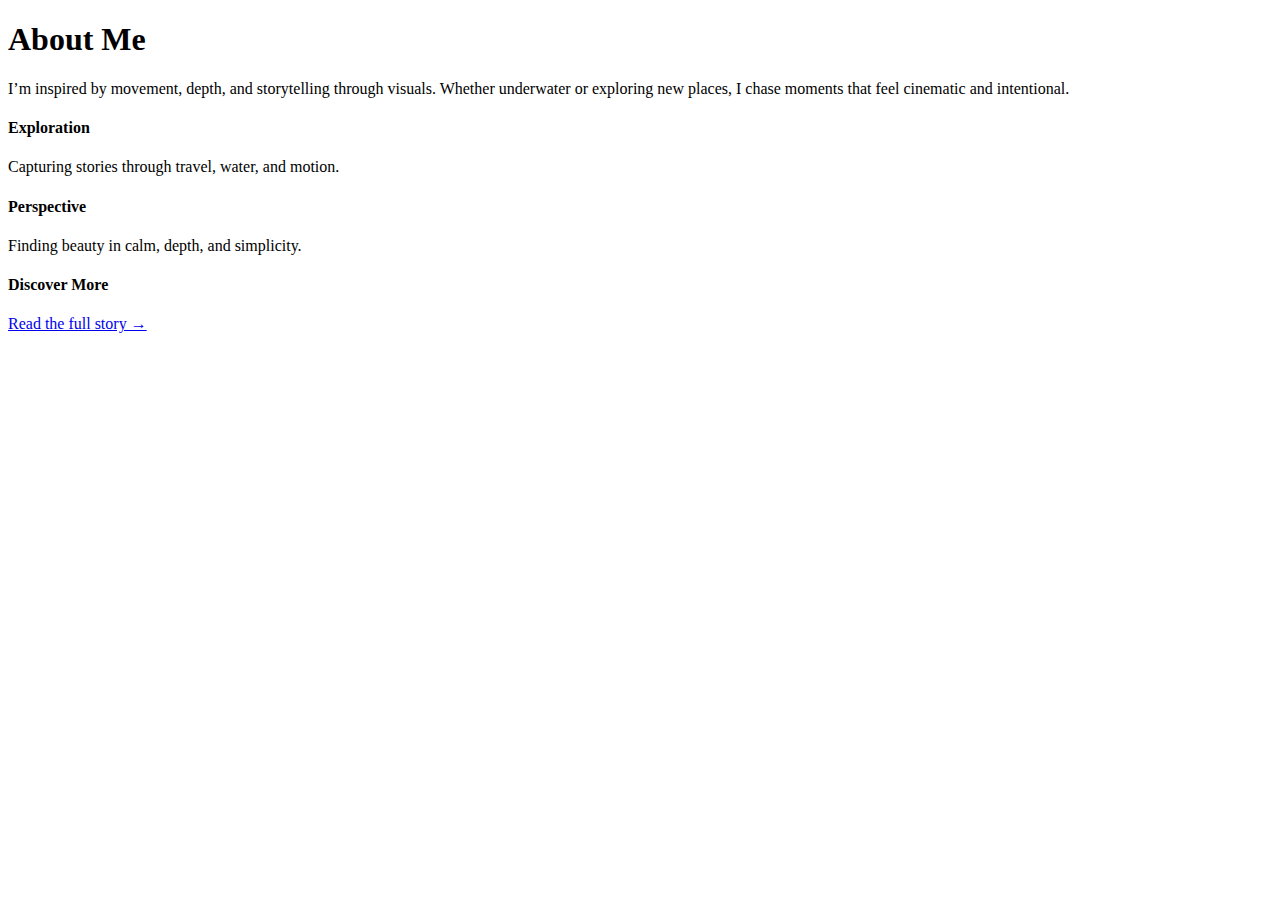
<file: testabout.html>
<!DOCTYPE html>
<html lang="en">
<head>
<meta charset="UTF-8">
<title>About – Cinematic</title>

</head>
<body>

<section class="about">

  <div class="about-card">
    <h1>About Me</h1>
    <p>
      I’m inspired by movement, depth, and storytelling through visuals.  
      Whether underwater or exploring new places, I chase moments that feel
      cinematic and intentional.
    </p>
  </div>

  <!-- Bottom cinematic info bar -->
  <div class="about-footer">
    <div class="about-block">
      <h4>Exploration</h4>
      <p>Capturing stories through travel, water, and motion.</p>
    </div>

    <div class="about-block">
      <h4>Perspective</h4>
      <p>Finding beauty in calm, depth, and simplicity.</p>
    </div>

    <div class="about-block about-cta">
      <h4>Discover More</h4>
      <a href="#">Read the full story →</a>
    </div>
  </div>

</section>

</body>
</html>
</file>
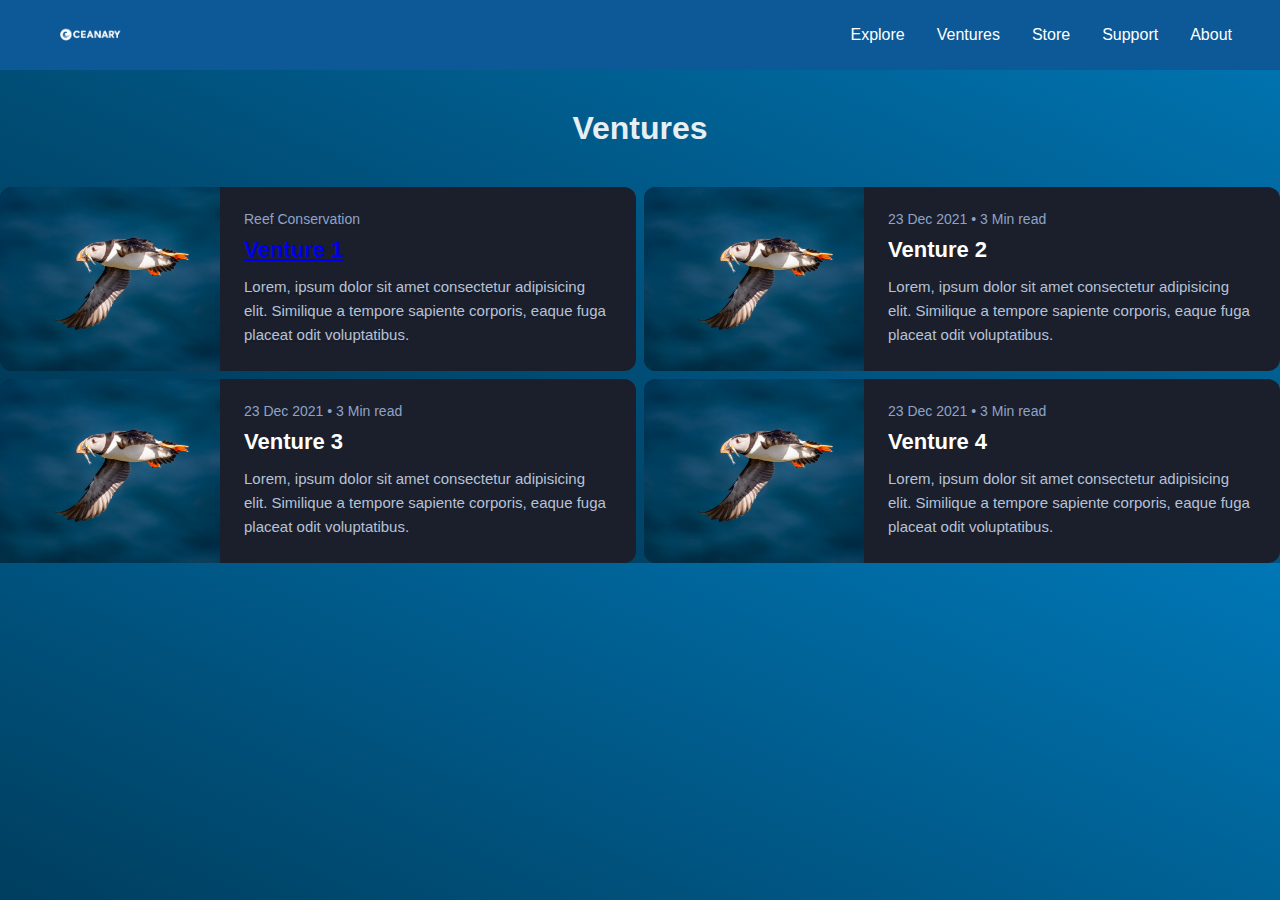
<file: ventures.html>
<!DOCTYPE html>
<html lang="en">
<head>
<meta charset="UTF-8">
<title>Older Posts</title>
<link rel="stylesheet" href="ventures.css" />
</head>

<!-- Navbar -->
  <header class="navbar">
    <div class="logo">
      <a href="#hero">
        <img src="OceanaryFinalLogo1.png" alt="Oceanary Logo">
      </a>
    </div>

    <nav>
      <ul>
        <li><a href="index.html">Explore</a></li>
        <li><a href="ventures.html">Ventures</a></li>
        <li><a href="#media">Store</a></li>
        <li><a href="#contact">Support</a></li>
        <li><a href="#how-we-work">About</a></li>
      </ul>
    </nav>
<!-- 
    <button class="btn donate" id="contactBtn">Contact Us</button> -->
  </header>

<body>

<h2 class="section-title">Ventures</h2>

<div class="posts-grid">


  <a href="article1.html?id=4" class="post-card">
    <div class="post-image">
      <img src="puffin.jpg" alt="">
    </div>
    <div class="post-content">
      <div class="post-meta">Reef Conservation</div>
      <div class="post-title">Venture 1</div>
      <div class="post-excerpt">
        Lorem, ipsum dolor sit amet consectetur adipisicing elit.
        Similique a tempore sapiente corporis, eaque fuga placeat odit voluptatibus.
      </div>
    </div>
   </a>

  <div class="post-card">
    <div class="post-image">
      <img src="puffin.jpg" alt="">
    </div>
    <div class="post-content">
      <div class="post-meta">23 Dec 2021 • 3 Min read</div>
      <div class="post-title">Venture 2</div>
      <div class="post-excerpt">
        Lorem, ipsum dolor sit amet consectetur adipisicing elit.
        Similique a tempore sapiente corporis, eaque fuga placeat odit voluptatibus.
      </div>
    </div>
  </div>

  <div class="post-card">
    <div class="post-image">
      <img src="puffin.jpg" alt="">
    </div>
    <div class="post-content">
      <div class="post-meta">23 Dec 2021 • 3 Min read</div>
      <div class="post-title">Venture 3</div>
      <div class="post-excerpt">
        Lorem, ipsum dolor sit amet consectetur adipisicing elit.
        Similique a tempore sapiente corporis, eaque fuga placeat odit voluptatibus.
      </div>
    </div>
  </div>

  <div class="post-card">
    <div class="post-image">
      <img src="puffin.jpg" alt="">
    </div>
    <div class="post-content">
      <div class="post-meta">23 Dec 2021 • 3 Min read</div>
      <div class="post-title">Venture 4</div>
      <div class="post-excerpt">
        Lorem, ipsum dolor sit amet consectetur adipisicing elit.
        Similique a tempore sapiente corporis, eaque fuga placeat odit voluptatibus.
      </div>
    </div>
  </div>

</div>

</body>
</html>
</file>
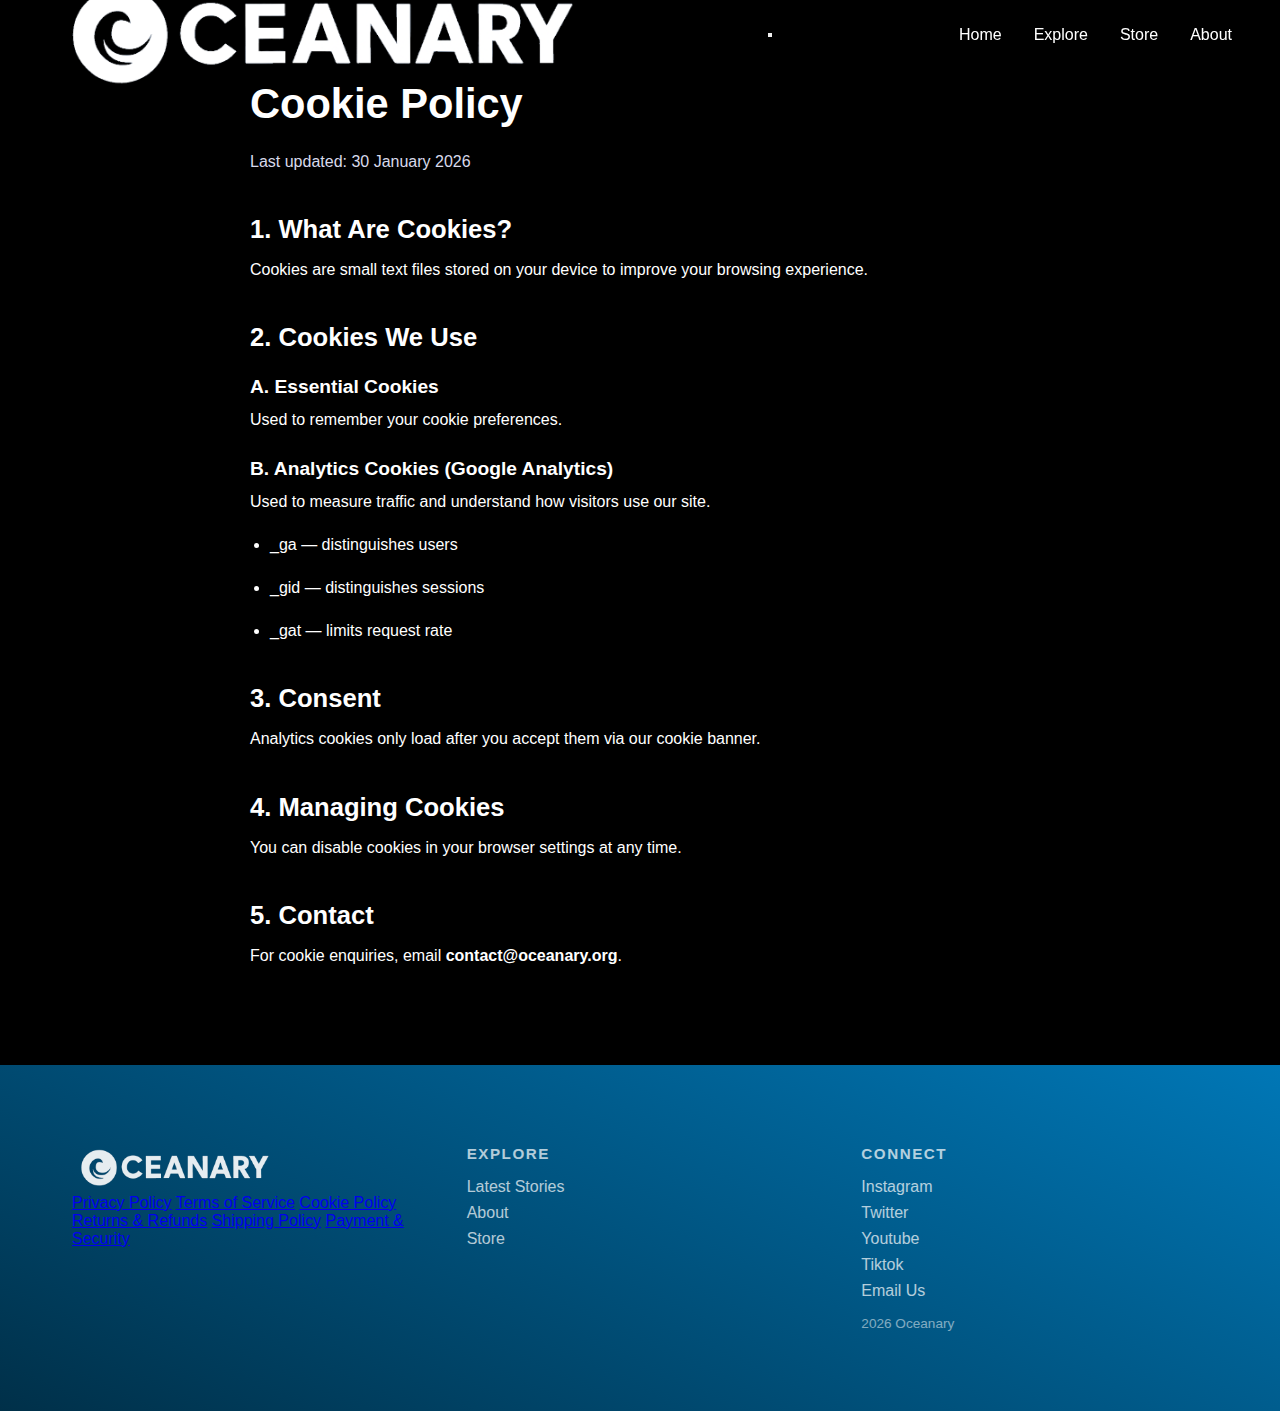
<file: Legal/cookies.html>
<!DOCTYPE html>
<html lang="en">
<head>
  <meta charset="UTF-8" />
  <title>Oceanary</title>
  <link rel="stylesheet" href="../style.css" />
  <link rel="stylesheet" href="../footer.css" />
  <link rel="stylesheet" href="legal.css" />
  <link rel="icon" type="image/png" href="ProfilePic.png">

  <link rel="stylesheet" href="https://cdnjs.cloudflare.com/ajax/libs/font-awesome/6.5.0/css/all.min.css">
  <meta name="viewport" content="width=device-width, initial-scale=1">

  <!-- <meta name="viewport" content="width=device-width, initial-scale=1.0, maximum-scale=1.0, user-scalable=no"> -->
</head>

<header class="navbar">
  <div class="logo">
    <a href="#hero">
      <img src="OceanaryFinalLogo1.png" alt="Oceanary Logo">
    </a>
  </div>

  <!-- Hamburger button -->
  <button class="hamburger" aria-label="Menu">
    <span></span>
    <span></span>
    <span></span>
  </button>

  <nav>
    <ul>
      <li><a href="../index.html">Home</a></li>
      <li><a href="../index.html#featured-articles">Explore</a></li>
      <li><a href="../index.html#store">Store</a></li>
      <li><a href="../about.html">About</a></li>
    </ul>
  </nav>
</header>
<body>
<section class="legal-container">
  <h1>Cookie Policy</h1>
  <p class="legal-updated">Last updated: 30 January 2026</p>

  <h2>1. What Are Cookies?</h2>
  <p>Cookies are small text files stored on your device to improve your browsing experience.</p>

  <h2>2. Cookies We Use</h2>
  <h3>A. Essential Cookies</h3>
  <p>Used to remember your cookie preferences.</p>

  <h3>B. Analytics Cookies (Google Analytics)</h3>
  <p>Used to measure traffic and understand how visitors use our site.</p>
  <ul>
    <li>_ga — distinguishes users</li>
    <li>_gid — distinguishes sessions</li>
    <li>_gat — limits request rate</li>
  </ul>

  <h2>3. Consent</h2>
  <p>Analytics cookies only load after you accept them via our cookie banner.</p>

  <h2>4. Managing Cookies</h2>
  <p>You can disable cookies in your browser settings at any time.</p>

  <h2>5. Contact</h2>
  <p>For cookie enquiries, email <strong>contact@oceanary.org</strong>.</p>
</section>
</body>
<!-- Footer  -->
<footer class="site-footer">
  <div class="site-footer__inner">

    <div class="footer-col footer-brand">
      <img src="OceanaryFinalLogo1.png" alt="Oceanary Badge" class="footer-logo" />
      <div class="footer-legal">
        <a href="privacypolicy.html">Privacy Policy</a>
        <a href="terms.html">Terms of Service</a>
        <a href="cookies.html">Cookie Policy</a>
        <a href="returns.html">Returns & Refunds</a>
        <a href="shipping.html">Shipping Policy</a>
        <a href="payments.html">Payment & Security</a>
       </div>

      
      <!-- <p class="footer-tagline">Cinematic stories from the ocean.</p> -->
    </div>

    <div class="footer-col footer-links">
      <h4>Explore</h4>
      <a href="../index.html#featured-articles">Latest Stories</a>
      <a href="../about.html">About</a>
      <a href="../index.html#store">Store</a>
       
    </div>

    <div class="footer-col footer-meta">
      <h4>Connect</h4>
      
      <a href="https://instagram.com/oceanaryofficial" target="_blank">Instagram</a>
      <a href="https://twitter.com/oceanarymedia" target="_blank">Twitter</a>
      <a href="https://youtube.com/oceanaryofficial" target="_blank">Youtube</a>
      <a href="https://www.tiktok.com/@oceanaryofficial" target="_blank">Tiktok</a>
      <a href="mailto:contact@oceanary.org">Email Us</a>
      <p class="footer-copy"> 2026 Oceanary </p>
    </div>

  </div>
</footer>
<script>
  const navbar = document.querySelector(".navbar");

  window.addEventListener("scroll", () => {
    if (window.scrollY > 80) {
      if (!navbar.classList.contains("sticky")) {
        navbar.classList.add("sticky");
        document.body.classList.add("navbar-active");

        // trigger animation frame
        requestAnimationFrame(() => {
          navbar.classList.add("show");
        });
      }
    } else {
      navbar.classList.remove("show");
      navbar.classList.remove("sticky");
      document.body.classList.remove("navbar-active");
    }
  });
</script>


<script>
  const hamburger = document.querySelector('.hamburger');
  const nav = document.querySelector('.navbar nav');

  hamburger.addEventListener('click', () => {
    hamburger.classList.toggle('active');
    nav.classList.toggle('open');
  });

</script>
</html>
</file>
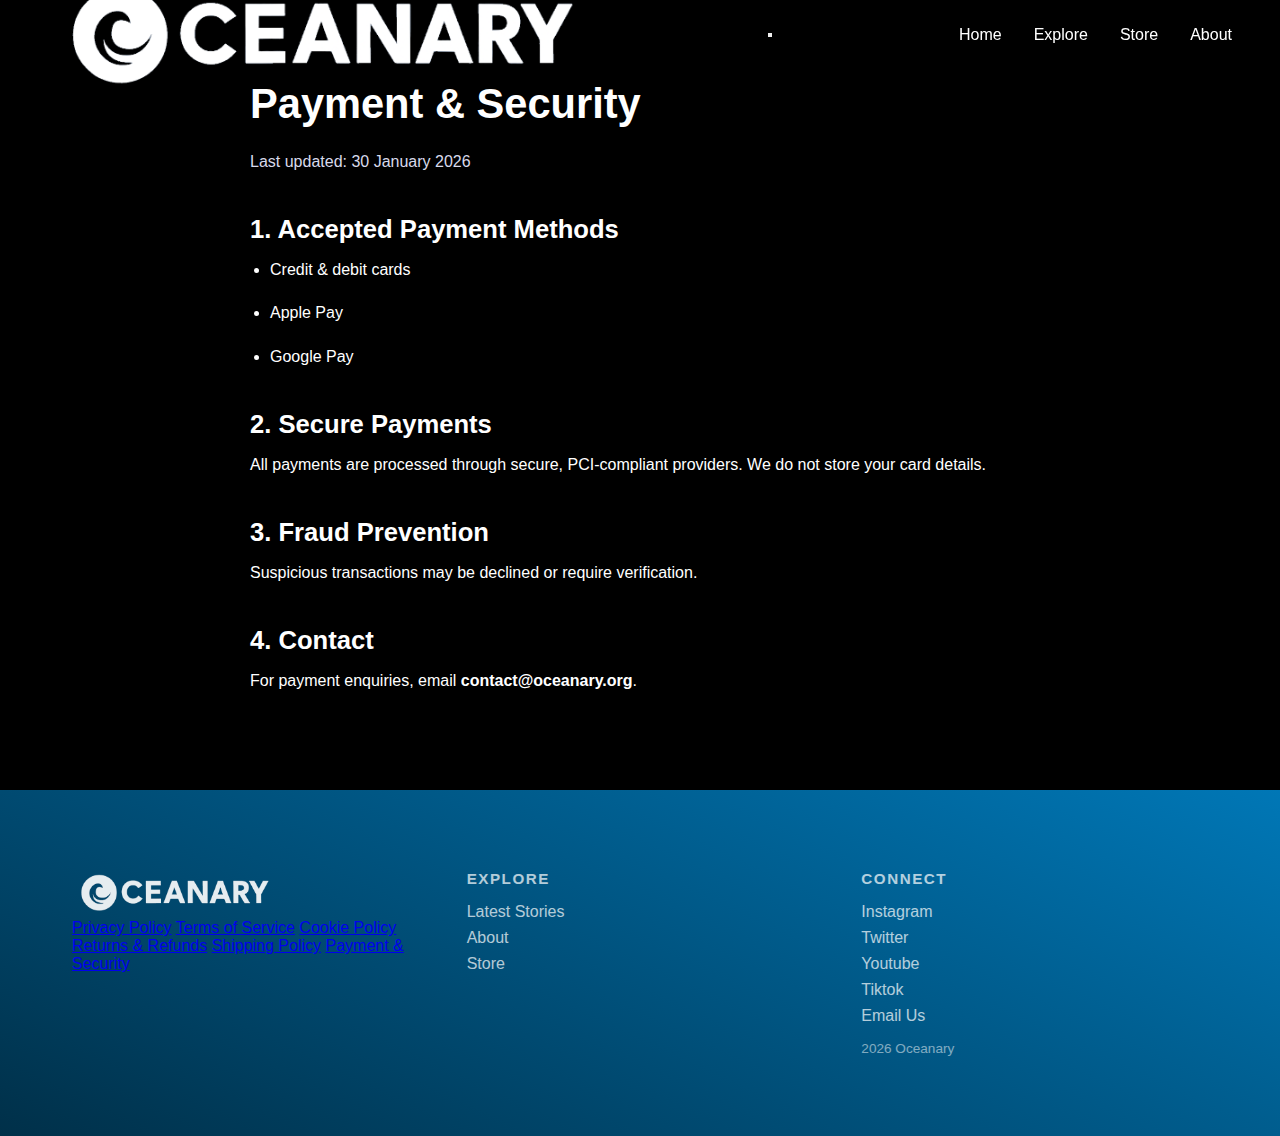
<file: Legal/payments.html>
<!DOCTYPE html>
<html lang="en">
<head>
  <meta charset="UTF-8" />
  <title>Oceanary</title>
  <link rel="stylesheet" href="../style.css" />
  <link rel="stylesheet" href="../footer.css" />
  <link rel="stylesheet" href="legal.css" />
  <link rel="icon" type="image/png" href="badge logo.PNG">

  <link rel="stylesheet" href="https://cdnjs.cloudflare.com/ajax/libs/font-awesome/6.5.0/css/all.min.css">
  <meta name="viewport" content="width=device-width, initial-scale=1">

  <!-- <meta name="viewport" content="width=device-width, initial-scale=1.0, maximum-scale=1.0, user-scalable=no"> -->
</head>

<header class="navbar">
  <div class="logo">
    <a href="#hero">
      <img src="OceanaryFinalLogo1.png" alt="Oceanary Logo">
    </a>
  </div>

  <!-- Hamburger button -->
  <button class="hamburger" aria-label="Menu">
    <span></span>
    <span></span>
    <span></span>
  </button>

  <nav>
    <ul>
      <li><a href="../index.html">Home</a></li>
      <li><a href="../index.html#featured-articles">Explore</a></li>
      <li><a href="../index.html#store">Store</a></li>
      <li><a href="../about.html">About</a></li>
    </ul>
  </nav>
</header>
<body>
<section class="legal-container">
  <h1>Payment & Security</h1>
  <p class="legal-updated">Last updated: 30 January 2026</p>

  <h2>1. Accepted Payment Methods</h2>
  <ul>
    <li>Credit & debit cards</li>
    <li>Apple Pay</li>
    <li>Google Pay</li>
  </ul>

  <h2>2. Secure Payments</h2>
  <p>All payments are processed through secure, PCI‑compliant providers. We do not store your card details.</p>

  <h2>3. Fraud Prevention</h2>
  <p>Suspicious transactions may be declined or require verification.</p>

  <h2>4. Contact</h2>
  <p>For payment enquiries, email <strong>contact@oceanary.org</strong>.</p>
</section>
</body>
<!-- Footer  -->
<footer class="site-footer">
  <div class="site-footer__inner">

    <div class="footer-col footer-brand">
      <img src="OceanaryFinalLogo1.png" alt="Oceanary Badge" class="footer-logo" />
      <div class="footer-legal">
        <a href="../legal/privacy.html">Privacy Policy</a>
        <a href="../legal/terms.html">Terms of Service</a>
        <a href="../legal/cookies.html">Cookie Policy</a>
        <a href="../legal/returns.html">Returns & Refunds</a>
        <a href="../legal/shipping.html">Shipping Policy</a>
        <a href="../legal/payments.html">Payment & Security</a>
       </div>

      
      <!-- <p class="footer-tagline">Cinematic stories from the ocean.</p> -->
    </div>

    <div class="footer-col footer-links">
      <h4>Explore</h4>
      <a href="../index.html#featured-articles">Latest Stories</a>
      <a href="../about.html">About</a>
      <a href="../index.html#store">Store</a>
       
    </div>

    <div class="footer-col footer-meta">
      <h4>Connect</h4>
      
      <a href="https://instagram.com/oceanaryofficial" target="_blank">Instagram</a>
      <a href="https://twitter.com/oceanarymedia" target="_blank">Twitter</a>
      <a href="https://youtube.com/oceanaryofficial" target="_blank">Youtube</a>
      <a href="https://www.tiktok.com/@oceanaryofficial" target="_blank">Tiktok</a>
      <a href="mailto:contact@oceanary.org">Email Us</a>
      <p class="footer-copy"> 2026 Oceanary </p>
    </div>

  </div>
</footer>
<script>
  const navbar = document.querySelector(".navbar");

  window.addEventListener("scroll", () => {
    if (window.scrollY > 80) {
      if (!navbar.classList.contains("sticky")) {
        navbar.classList.add("sticky");
        document.body.classList.add("navbar-active");

        // trigger animation frame
        requestAnimationFrame(() => {
          navbar.classList.add("show");
        });
      }
    } else {
      navbar.classList.remove("show");
      navbar.classList.remove("sticky");
      document.body.classList.remove("navbar-active");
    }
  });
</script>


<script>
  const hamburger = document.querySelector('.hamburger');
  const nav = document.querySelector('.navbar nav');

  hamburger.addEventListener('click', () => {
    hamburger.classList.toggle('active');
    nav.classList.toggle('open');
  });

</script>
</html>
</file>
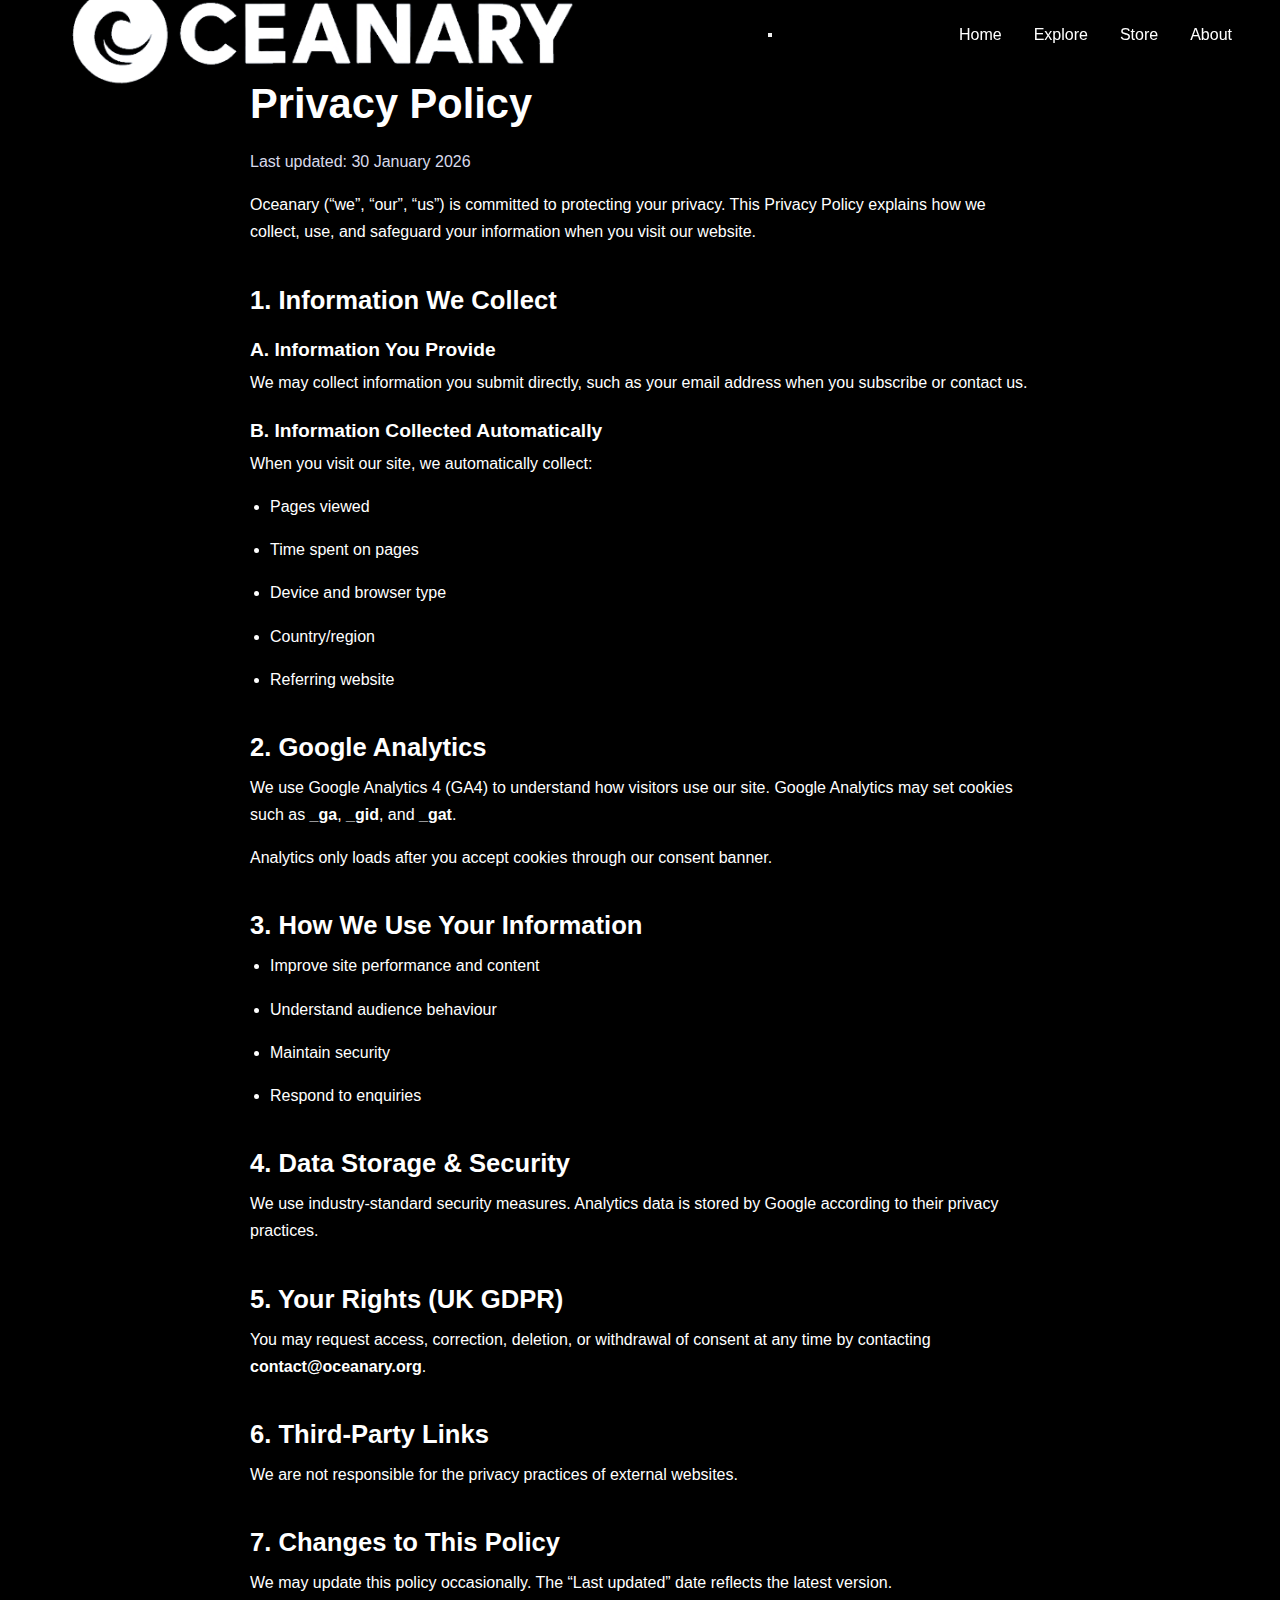
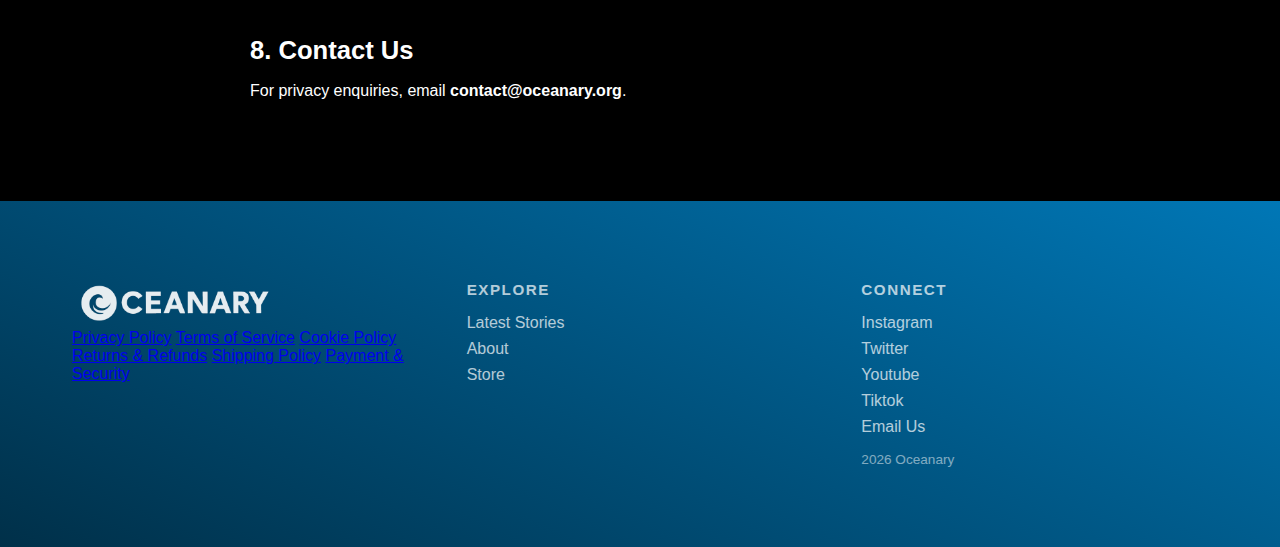
<file: Legal/Privacy.html>
<!DOCTYPE html>
<html lang="en">
<head>
  <meta charset="UTF-8" />
  <title>Oceanary</title>
  <link rel="stylesheet" href="../style.css" />
  <link rel="stylesheet" href="../footer.css" />
  <link rel="stylesheet" href="legal.css" />
  <link rel="icon" type="image/png" href="badge logo.PNG">

  <link rel="stylesheet" href="https://cdnjs.cloudflare.com/ajax/libs/font-awesome/6.5.0/css/all.min.css">
  <meta name="viewport" content="width=device-width, initial-scale=1">

  <!-- <meta name="viewport" content="width=device-width, initial-scale=1.0, maximum-scale=1.0, user-scalable=no"> -->
</head>
<header class="navbar">
  <div class="logo">
    <a href="#hero">
      <img src="OceanaryFinalLogo1.png" alt="Oceanary Logo">
    </a>
  </div>

  <!-- Hamburger button -->
  <button class="hamburger" aria-label="Menu">
    <span></span>
    <span></span>
    <span></span>
  </button>

  <nav>
    <ul>
      <li><a href="../index.html">Home</a></li>
      <li><a href="../index.html#featured-articles">Explore</a></li>
      <li><a href="../index.html#store">Store</a></li>
      <li><a href="../about.html">About</a></li>
    </ul>
  </nav>
</header>
<body>
<section class="legal-container">
  <h1>Privacy Policy</h1>
  <p class="legal-updated">Last updated: 30 January 2026</p>

  <p>Oceanary (“we”, “our”, “us”) is committed to protecting your privacy. This Privacy Policy explains how we collect, use, and safeguard your information when you visit our website.</p>

  <h2>1. Information We Collect</h2>
  <h3>A. Information You Provide</h3>
  <p>We may collect information you submit directly, such as your email address when you subscribe or contact us.</p>

  <h3>B. Information Collected Automatically</h3>
  <p>When you visit our site, we automatically collect:</p>
  <ul>
    <li>Pages viewed</li>
    <li>Time spent on pages</li>
    <li>Device and browser type</li>
    <li>Country/region</li>
    <li>Referring website</li>
  </ul>

  <h2>2. Google Analytics</h2>
  <p>We use Google Analytics 4 (GA4) to understand how visitors use our site. Google Analytics may set cookies such as <strong>_ga</strong>, <strong>_gid</strong>, and <strong>_gat</strong>.</p>
  <p>Analytics only loads after you accept cookies through our consent banner.</p>

  <h2>3. How We Use Your Information</h2>
  <ul>
    <li>Improve site performance and content</li>
    <li>Understand audience behaviour</li>
    <li>Maintain security</li>
    <li>Respond to enquiries</li>
  </ul>

  <h2>4. Data Storage & Security</h2>
  <p>We use industry‑standard security measures. Analytics data is stored by Google according to their privacy practices.</p>

  <h2>5. Your Rights (UK GDPR)</h2>
  <p>You may request access, correction, deletion, or withdrawal of consent at any time by contacting <strong>contact@oceanary.org</strong>.</p>

  <h2>6. Third‑Party Links</h2>
  <p>We are not responsible for the privacy practices of external websites.</p>

  <h2>7. Changes to This Policy</h2>
  <p>We may update this policy occasionally. The “Last updated” date reflects the latest version.</p>

  <h2>8. Contact Us</h2>
  <p>For privacy enquiries, email <strong>contact@oceanary.org</strong>.</p>
</section>

</body>
<!-- Footer  -->
<footer class="site-footer">
  <div class="site-footer__inner">

    <div class="footer-col footer-brand">
      <img src="OceanaryFinalLogo1.png" alt="Oceanary Badge" class="footer-logo" />
      <div class="footer-legal">
        <a href="./Legal/privacy.html">Privacy Policy</a>
        <a href="./Legal/terms.html">Terms of Service</a>
        <a href="./Legal/cookies.html">Cookie Policy</a>
        <a href="./Legal/returns.html">Returns & Refunds</a>
        <a href="./Legal/shipping.html">Shipping Policy</a>
        <a href="./Legal/payments.html">Payment & Security</a>
       </div>

      
      <!-- <p class="footer-tagline">Cinematic stories from the ocean.</p> -->
    </div>

    <div class="footer-col footer-links">
      <h4>Explore</h4>
      <a href="../index.html#featured-articles">Latest Stories</a>
      <a href="../about.html">About</a>
      <a href="../index.html#store">Store</a>
       
    </div>

    <div class="footer-col footer-meta">
      <h4>Connect</h4>
      
      <a href="https://instagram.com/oceanaryofficial" target="_blank">Instagram</a>
      <a href="https://twitter.com/oceanarymedia" target="_blank">Twitter</a>
      <a href="https://youtube.com/oceanaryofficial" target="_blank">Youtube</a>
      <a href="https://www.tiktok.com/@oceanaryofficial" target="_blank">Tiktok</a>
      <a href="mailto:contact@oceanary.org">Email Us</a>
      <p class="footer-copy"> 2026 Oceanary </p>
    </div>

  </div>
</footer>
<script>
  const navbar = document.querySelector(".navbar");

  window.addEventListener("scroll", () => {
    if (window.scrollY > 80) {
      if (!navbar.classList.contains("sticky")) {
        navbar.classList.add("sticky");
        document.body.classList.add("navbar-active");

        // trigger animation frame
        requestAnimationFrame(() => {
          navbar.classList.add("show");
        });
      }
    } else {
      navbar.classList.remove("show");
      navbar.classList.remove("sticky");
      document.body.classList.remove("navbar-active");
    }
  });
</script>


<script>
  const hamburger = document.querySelector('.hamburger');
  const nav = document.querySelector('.navbar nav');

  hamburger.addEventListener('click', () => {
    hamburger.classList.toggle('active');
    nav.classList.toggle('open');
  });

</script>
</html>
</file>
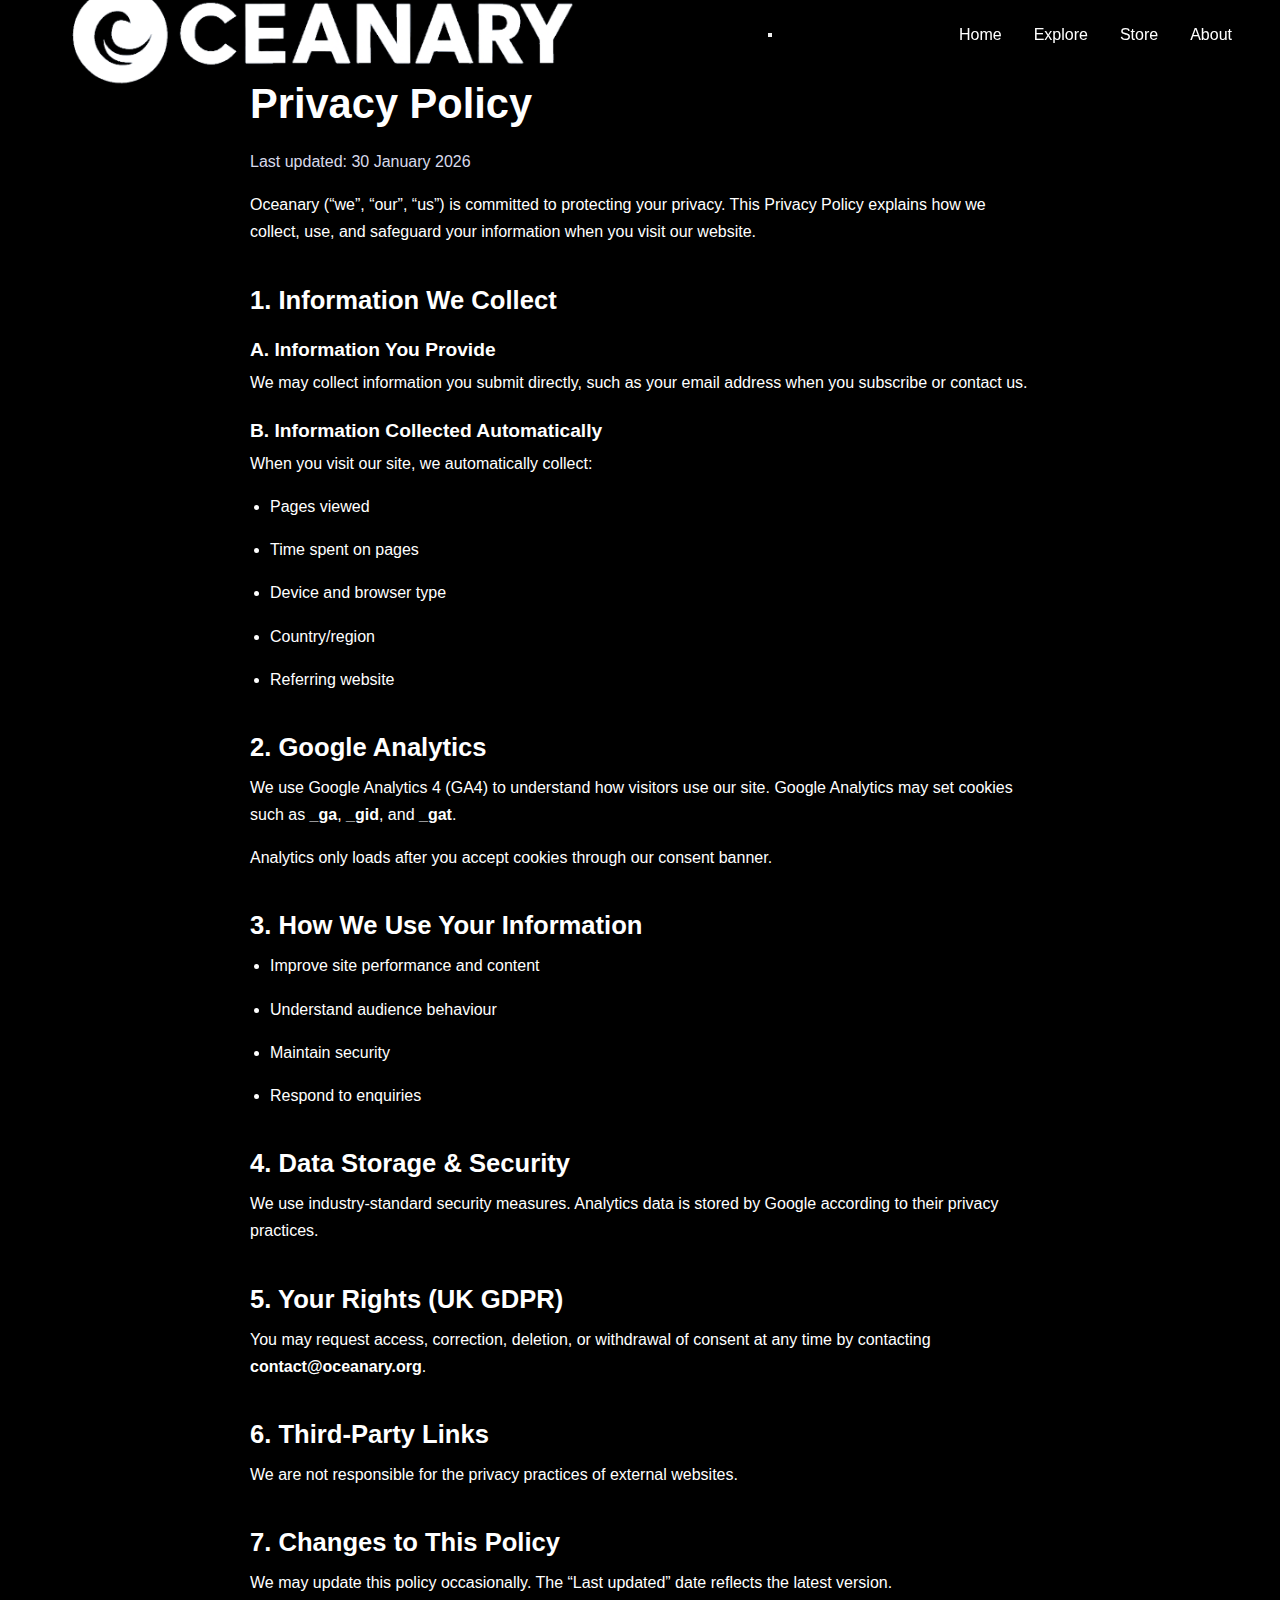
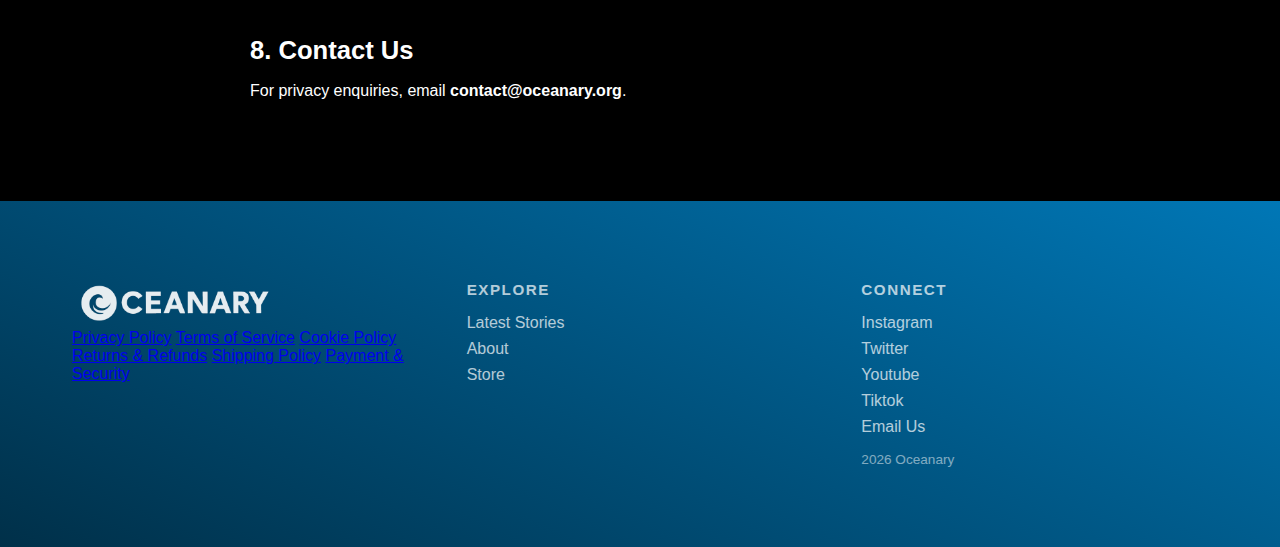
<file: Legal/privacypolicy.html>
<!DOCTYPE html>
<html lang="en">
<head>
  <meta charset="UTF-8" />
  <title>Oceanary</title>
  <link rel="stylesheet" href="../style.css" />
  <link rel="stylesheet" href="../footer.css" />
  <link rel="stylesheet" href="legal.css" />
  <link rel="icon" type="image/png" href="badge logo.PNG">

  <link rel="stylesheet" href="https://cdnjs.cloudflare.com/ajax/libs/font-awesome/6.5.0/css/all.min.css">
  <meta name="viewport" content="width=device-width, initial-scale=1">

  <!-- <meta name="viewport" content="width=device-width, initial-scale=1.0, maximum-scale=1.0, user-scalable=no"> -->
</head>
<header class="navbar">
  <div class="logo">
    <a href="#hero">
      <img src="OceanaryFinalLogo1.png" alt="Oceanary Logo">
    </a>
  </div>

  <!-- Hamburger button -->
  <button class="hamburger" aria-label="Menu">
    <span></span>
    <span></span>
    <span></span>
  </button>

  <nav>
    <ul>
      <li><a href="../index.html">Home</a></li>
      <li><a href="../index.html#featured-articles">Explore</a></li>
      <li><a href="../index.html#store">Store</a></li>
      <li><a href="../about.html">About</a></li>
    </ul>
  </nav>
</header>
<body>
<section class="legal-container">
  <h1>Privacy Policy</h1>
  <p class="legal-updated">Last updated: 30 January 2026</p>

  <p>Oceanary (“we”, “our”, “us”) is committed to protecting your privacy. This Privacy Policy explains how we collect, use, and safeguard your information when you visit our website.</p>

  <h2>1. Information We Collect</h2>
  <h3>A. Information You Provide</h3>
  <p>We may collect information you submit directly, such as your email address when you subscribe or contact us.</p>

  <h3>B. Information Collected Automatically</h3>
  <p>When you visit our site, we automatically collect:</p>
  <ul>
    <li>Pages viewed</li>
    <li>Time spent on pages</li>
    <li>Device and browser type</li>
    <li>Country/region</li>
    <li>Referring website</li>
  </ul>

  <h2>2. Google Analytics</h2>
  <p>We use Google Analytics 4 (GA4) to understand how visitors use our site. Google Analytics may set cookies such as <strong>_ga</strong>, <strong>_gid</strong>, and <strong>_gat</strong>.</p>
  <p>Analytics only loads after you accept cookies through our consent banner.</p>

  <h2>3. How We Use Your Information</h2>
  <ul>
    <li>Improve site performance and content</li>
    <li>Understand audience behaviour</li>
    <li>Maintain security</li>
    <li>Respond to enquiries</li>
  </ul>

  <h2>4. Data Storage & Security</h2>
  <p>We use industry‑standard security measures. Analytics data is stored by Google according to their privacy practices.</p>

  <h2>5. Your Rights (UK GDPR)</h2>
  <p>You may request access, correction, deletion, or withdrawal of consent at any time by contacting <strong>contact@oceanary.org</strong>.</p>

  <h2>6. Third‑Party Links</h2>
  <p>We are not responsible for the privacy practices of external websites.</p>

  <h2>7. Changes to This Policy</h2>
  <p>We may update this policy occasionally. The “Last updated” date reflects the latest version.</p>

  <h2>8. Contact Us</h2>
  <p>For privacy enquiries, email <strong>contact@oceanary.org</strong>.</p>
</section>

</body>
<!-- Footer  -->
<footer class="site-footer">
  <div class="site-footer__inner">

    <div class="footer-col footer-brand">
      <img src="OceanaryFinalLogo1.png" alt="Oceanary Badge" class="footer-logo" />
      <div class="footer-legal">
        <a href="privacypolicy.html">Privacy Policy</a>
        <a href="terms.html">Terms of Service</a>
        <a href="cookies.html">Cookie Policy</a>
        <a href="returns.html">Returns & Refunds</a>
        <a href="shipping.html">Shipping Policy</a>
        <a href="payments.html">Payment & Security</a>
       </div>

      
      <!-- <p class="footer-tagline">Cinematic stories from the ocean.</p> -->
    </div>

    <div class="footer-col footer-links">
      <h4>Explore</h4>
      <a href="../index.html#featured-articles">Latest Stories</a>
      <a href="../about.html">About</a>
      <a href="../index.html#store">Store</a>
       
    </div>

    <div class="footer-col footer-meta">
      <h4>Connect</h4>
      
      <a href="https://instagram.com/oceanaryofficial" target="_blank">Instagram</a>
      <a href="https://twitter.com/oceanarymedia" target="_blank">Twitter</a>
      <a href="https://youtube.com/oceanaryofficial" target="_blank">Youtube</a>
      <a href="https://www.tiktok.com/@oceanaryofficial" target="_blank">Tiktok</a>
      <a href="mailto:contact@oceanary.org">Email Us</a>
      <p class="footer-copy"> 2026 Oceanary </p>
    </div>

  </div>
</footer>
<script>
  const navbar = document.querySelector(".navbar");

  window.addEventListener("scroll", () => {
    if (window.scrollY > 80) {
      if (!navbar.classList.contains("sticky")) {
        navbar.classList.add("sticky");
        document.body.classList.add("navbar-active");

        // trigger animation frame
        requestAnimationFrame(() => {
          navbar.classList.add("show");
        });
      }
    } else {
      navbar.classList.remove("show");
      navbar.classList.remove("sticky");
      document.body.classList.remove("navbar-active");
    }
  });
</script>


<script>
  const hamburger = document.querySelector('.hamburger');
  const nav = document.querySelector('.navbar nav');

  hamburger.addEventListener('click', () => {
    hamburger.classList.toggle('active');
    nav.classList.toggle('open');
  });

</script>
</html>
</file>
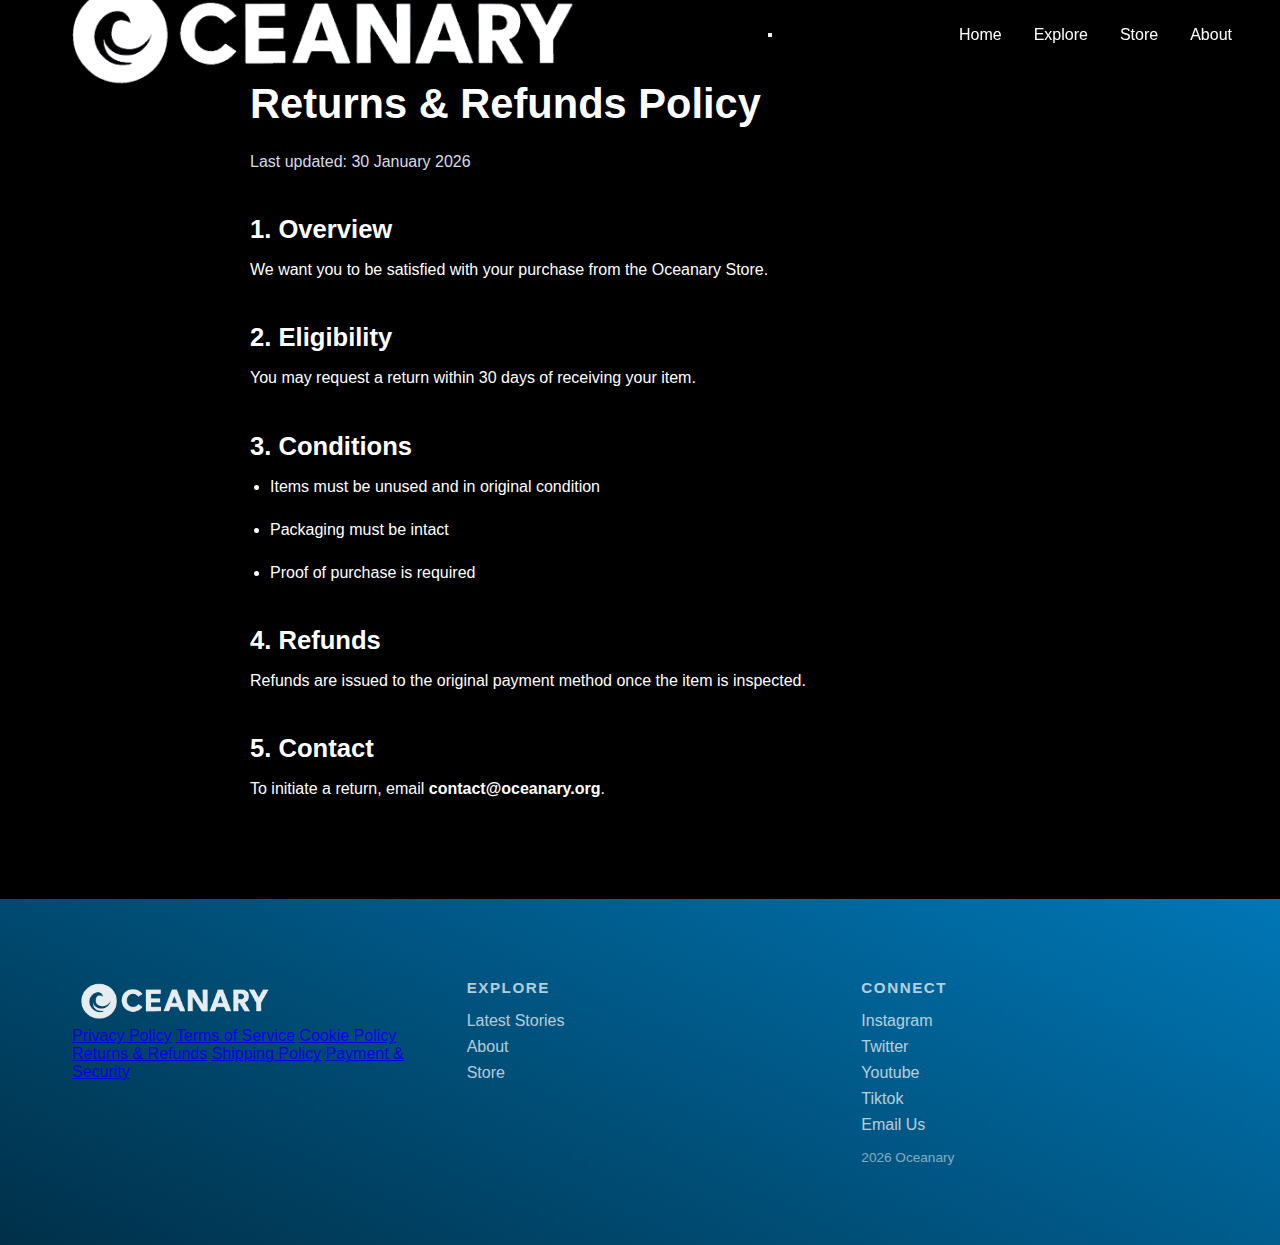
<file: Legal/returns.html>
<!DOCTYPE html>
<html lang="en">
<head>
  <meta charset="UTF-8" />
  <title>Oceanary</title>
  <link rel="stylesheet" href="../style.css" />
  <link rel="stylesheet" href="../footer.css" />
  <link rel="stylesheet" href="legal.css" />
  <link rel="icon" type="image/png" href="badge logo.PNG">

  <link rel="stylesheet" href="https://cdnjs.cloudflare.com/ajax/libs/font-awesome/6.5.0/css/all.min.css">
  <meta name="viewport" content="width=device-width, initial-scale=1">

  <!-- <meta name="viewport" content="width=device-width, initial-scale=1.0, maximum-scale=1.0, user-scalable=no"> -->
</head>
<header class="navbar">
  <div class="logo">
    <a href="#hero">
      <img src="OceanaryFinalLogo1.png" alt="Oceanary Logo">
    </a>
  </div>

  <!-- Hamburger button -->
  <button class="hamburger" aria-label="Menu">
    <span></span>
    <span></span>
    <span></span>
  </button>

  <nav>
    <ul>
      <li><a href="../index.html">Home</a></li>
      <li><a href="../index.html#featured-articles">Explore</a></li>
      <li><a href="../index.html#store">Store</a></li>
      <li><a href="../about.html">About</a></li>
    </ul>
  </nav>
</header>
<body>
<section class="legal-container">
  <h1>Returns & Refunds Policy</h1>
  <p class="legal-updated">Last updated: 30 January 2026</p>

  <h2>1. Overview</h2>
  <p>We want you to be satisfied with your purchase from the Oceanary Store.</p>

  <h2>2. Eligibility</h2>
  <p>You may request a return within 30 days of receiving your item.</p>

  <h2>3. Conditions</h2>
  <ul>
    <li>Items must be unused and in original condition</li>
    <li>Packaging must be intact</li>
    <li>Proof of purchase is required</li>
  </ul>

  <h2>4. Refunds</h2>
  <p>Refunds are issued to the original payment method once the item is inspected.</p>

  <h2>5. Contact</h2>
  <p>To initiate a return, email <strong>contact@oceanary.org</strong>.</p>
</section>
</body>
<!-- Footer  -->
<footer class="site-footer">
  <div class="site-footer__inner">

    <div class="footer-col footer-brand">
      <img src="OceanaryFinalLogo1.png" alt="Oceanary Badge" class="footer-logo" />
      <div class="footer-legal">
        <a href="./Legal/privacy.html">Privacy Policy</a>
        <a href="./Legal/terms.html">Terms of Service</a>
        <a href="./Legal/cookies.html">Cookie Policy</a>
        <a href="./Legal/returns.html">Returns & Refunds</a>
        <a href="./Legal/shipping.html">Shipping Policy</a>
        <a href="./Legal/payments.html">Payment & Security</a>
       </div>

      
      <!-- <p class="footer-tagline">Cinematic stories from the ocean.</p> -->
    </div>

    <div class="footer-col footer-links">
      <h4>Explore</h4>
      <a href="../index.html#featured-articles">Latest Stories</a>
      <a href="../about.html">About</a>
      <a href="../index.html#store">Store</a>
       
    </div>

    <div class="footer-col footer-meta">
      <h4>Connect</h4>
      
      <a href="https://instagram.com/oceanaryofficial" target="_blank">Instagram</a>
      <a href="https://twitter.com/oceanarymedia" target="_blank">Twitter</a>
      <a href="https://youtube.com/oceanaryofficial" target="_blank">Youtube</a>
      <a href="https://www.tiktok.com/@oceanaryofficial" target="_blank">Tiktok</a>
      <a href="mailto:contact@oceanary.org">Email Us</a>
      <p class="footer-copy"> 2026 Oceanary </p>
    </div>

  </div>
</footer>
<script>
  const navbar = document.querySelector(".navbar");

  window.addEventListener("scroll", () => {
    if (window.scrollY > 80) {
      if (!navbar.classList.contains("sticky")) {
        navbar.classList.add("sticky");
        document.body.classList.add("navbar-active");

        // trigger animation frame
        requestAnimationFrame(() => {
          navbar.classList.add("show");
        });
      }
    } else {
      navbar.classList.remove("show");
      navbar.classList.remove("sticky");
      document.body.classList.remove("navbar-active");
    }
  });
</script>


<script>
  const hamburger = document.querySelector('.hamburger');
  const nav = document.querySelector('.navbar nav');

  hamburger.addEventListener('click', () => {
    hamburger.classList.toggle('active');
    nav.classList.toggle('open');
  });

</script>
</html>
</file>
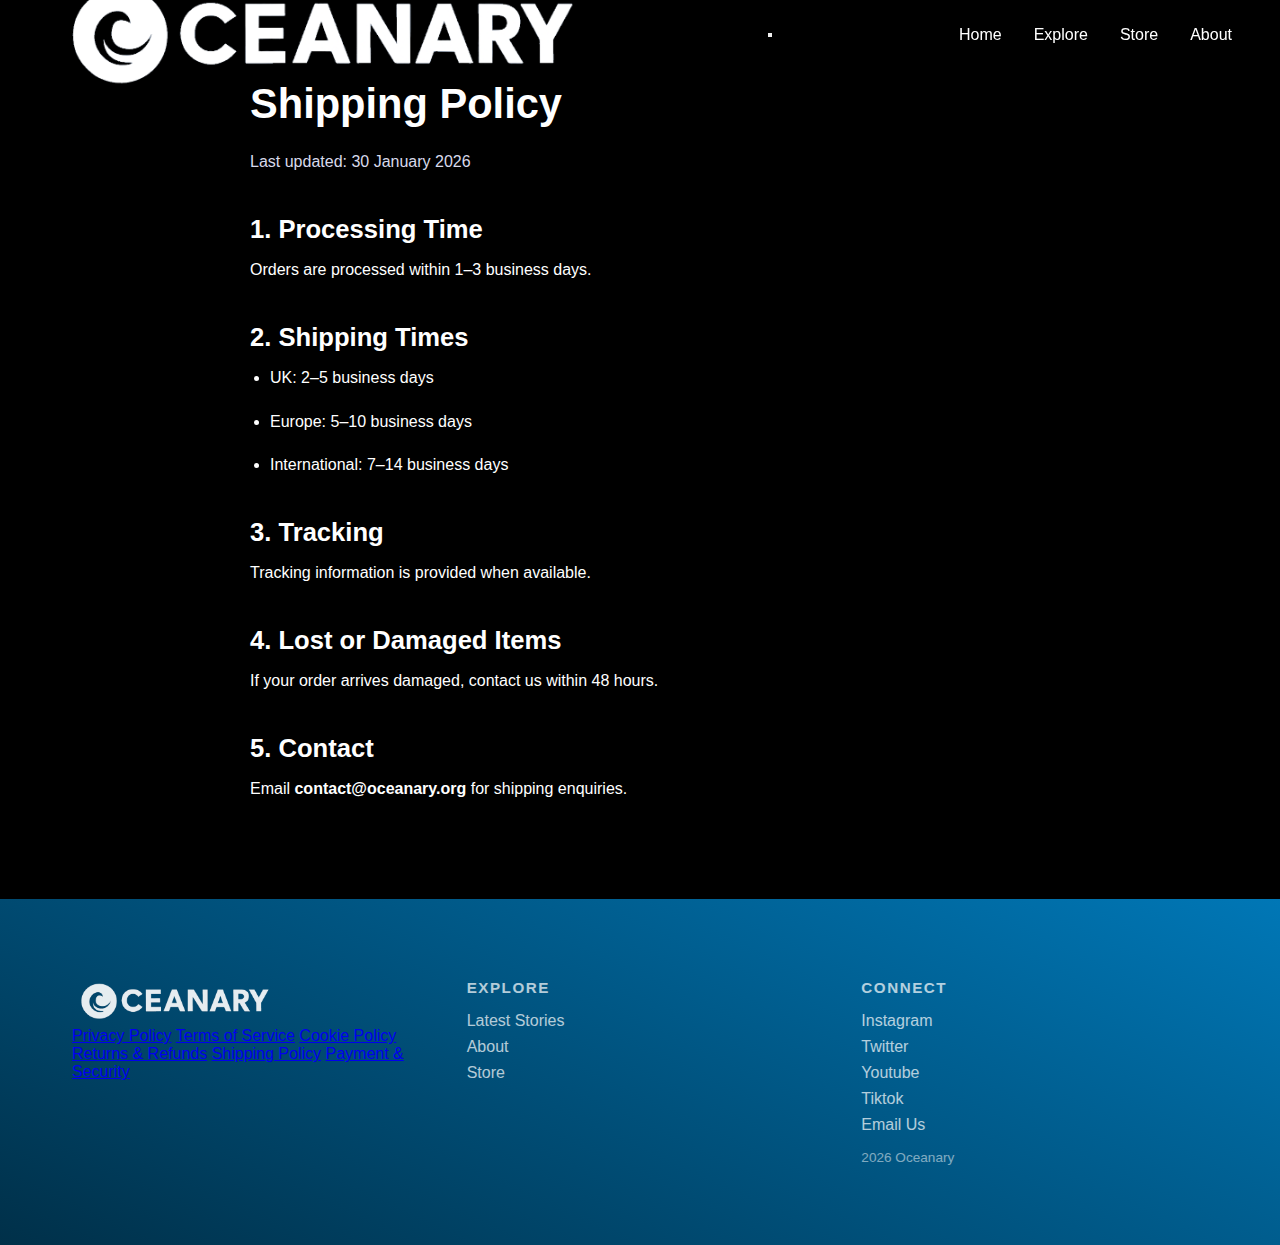
<file: Legal/shipping.html>
<!DOCTYPE html>
<html lang="en">
<head>
  <meta charset="UTF-8" />
  <title>Oceanary</title>
  <link rel="stylesheet" href="../style.css" />
  <link rel="stylesheet" href="../footer.css" />
  <link rel="stylesheet" href="legal.css" />
  <link rel="icon" type="image/png" href="badge logo.PNG">

  <link rel="stylesheet" href="https://cdnjs.cloudflare.com/ajax/libs/font-awesome/6.5.0/css/all.min.css">
  <meta name="viewport" content="width=device-width, initial-scale=1">

  <!-- <meta name="viewport" content="width=device-width, initial-scale=1.0, maximum-scale=1.0, user-scalable=no"> -->
</head>

<header class="navbar">
  <div class="logo">
    <a href="#hero">
      <img src="OceanaryFinalLogo1.png" alt="Oceanary Logo">
    </a>
  </div>

  <!-- Hamburger button -->
  <button class="hamburger" aria-label="Menu">
    <span></span>
    <span></span>
    <span></span>
  </button>

  <nav>
    <ul>
      <li><a href="../index.html">Home</a></li>
      <li><a href="../index.html#featured-articles">Explore</a></li>
      <li><a href="../index.html#store">Store</a></li>
      <li><a href="../about.html">About</a></li>
    </ul>
  </nav>
</header>
<body>
<section class="legal-container">
  <h1>Shipping Policy</h1>
  <p class="legal-updated">Last updated: 30 January 2026</p>

  <h2>1. Processing Time</h2>
  <p>Orders are processed within 1–3 business days.</p>

  <h2>2. Shipping Times</h2>
  <ul>
    <li>UK: 2–5 business days</li>
    <li>Europe: 5–10 business days</li>
    <li>International: 7–14 business days</li>
  </ul>

  <h2>3. Tracking</h2>
  <p>Tracking information is provided when available.</p>

  <h2>4. Lost or Damaged Items</h2>
  <p>If your order arrives damaged, contact us within 48 hours.</p>

  <h2>5. Contact</h2>
  <p>Email <strong>contact@oceanary.org</strong> for shipping enquiries.</p>
</section>
</body>
<!-- Footer  -->
<footer class="site-footer">
  <div class="site-footer__inner">

    <div class="footer-col footer-brand">
      <img src="OceanaryFinalLogo1.png" alt="Oceanary Badge" class="footer-logo" />
      <div class="footer-legal">
        <a href="./Legal/privacy.html">Privacy Policy</a>
        <a href="./Legal/terms.html">Terms of Service</a>
        <a href="./Legal/cookies.html">Cookie Policy</a>
        <a href="./Legal/returns.html">Returns & Refunds</a>
        <a href="./Legal/shipping.html">Shipping Policy</a>
        <a href="./Legal/payments.html">Payment & Security</a>
       </div>

      
      <!-- <p class="footer-tagline">Cinematic stories from the ocean.</p> -->
    </div>

    <div class="footer-col footer-links">
      <h4>Explore</h4>
      <a href="../index.html#featured-articles">Latest Stories</a>
      <a href="../about.html">About</a>
      <a href="../index.html#store">Store</a>
       
    </div>

    <div class="footer-col footer-meta">
      <h4>Connect</h4>
      
      <a href="https://instagram.com/oceanaryofficial" target="_blank">Instagram</a>
      <a href="https://twitter.com/oceanarymedia" target="_blank">Twitter</a>
      <a href="https://youtube.com/oceanaryofficial" target="_blank">Youtube</a>
      <a href="https://www.tiktok.com/@oceanaryofficial" target="_blank">Tiktok</a>
      <a href="mailto:contact@oceanary.org">Email Us</a>
      <p class="footer-copy"> 2026 Oceanary </p>
    </div>

  </div>
</footer>
<script>
  const navbar = document.querySelector(".navbar");

  window.addEventListener("scroll", () => {
    if (window.scrollY > 80) {
      if (!navbar.classList.contains("sticky")) {
        navbar.classList.add("sticky");
        document.body.classList.add("navbar-active");

        // trigger animation frame
        requestAnimationFrame(() => {
          navbar.classList.add("show");
        });
      }
    } else {
      navbar.classList.remove("show");
      navbar.classList.remove("sticky");
      document.body.classList.remove("navbar-active");
    }
  });
</script>


<script>
  const hamburger = document.querySelector('.hamburger');
  const nav = document.querySelector('.navbar nav');

  hamburger.addEventListener('click', () => {
    hamburger.classList.toggle('active');
    nav.classList.toggle('open');
  });

</script>
</html>
</file>
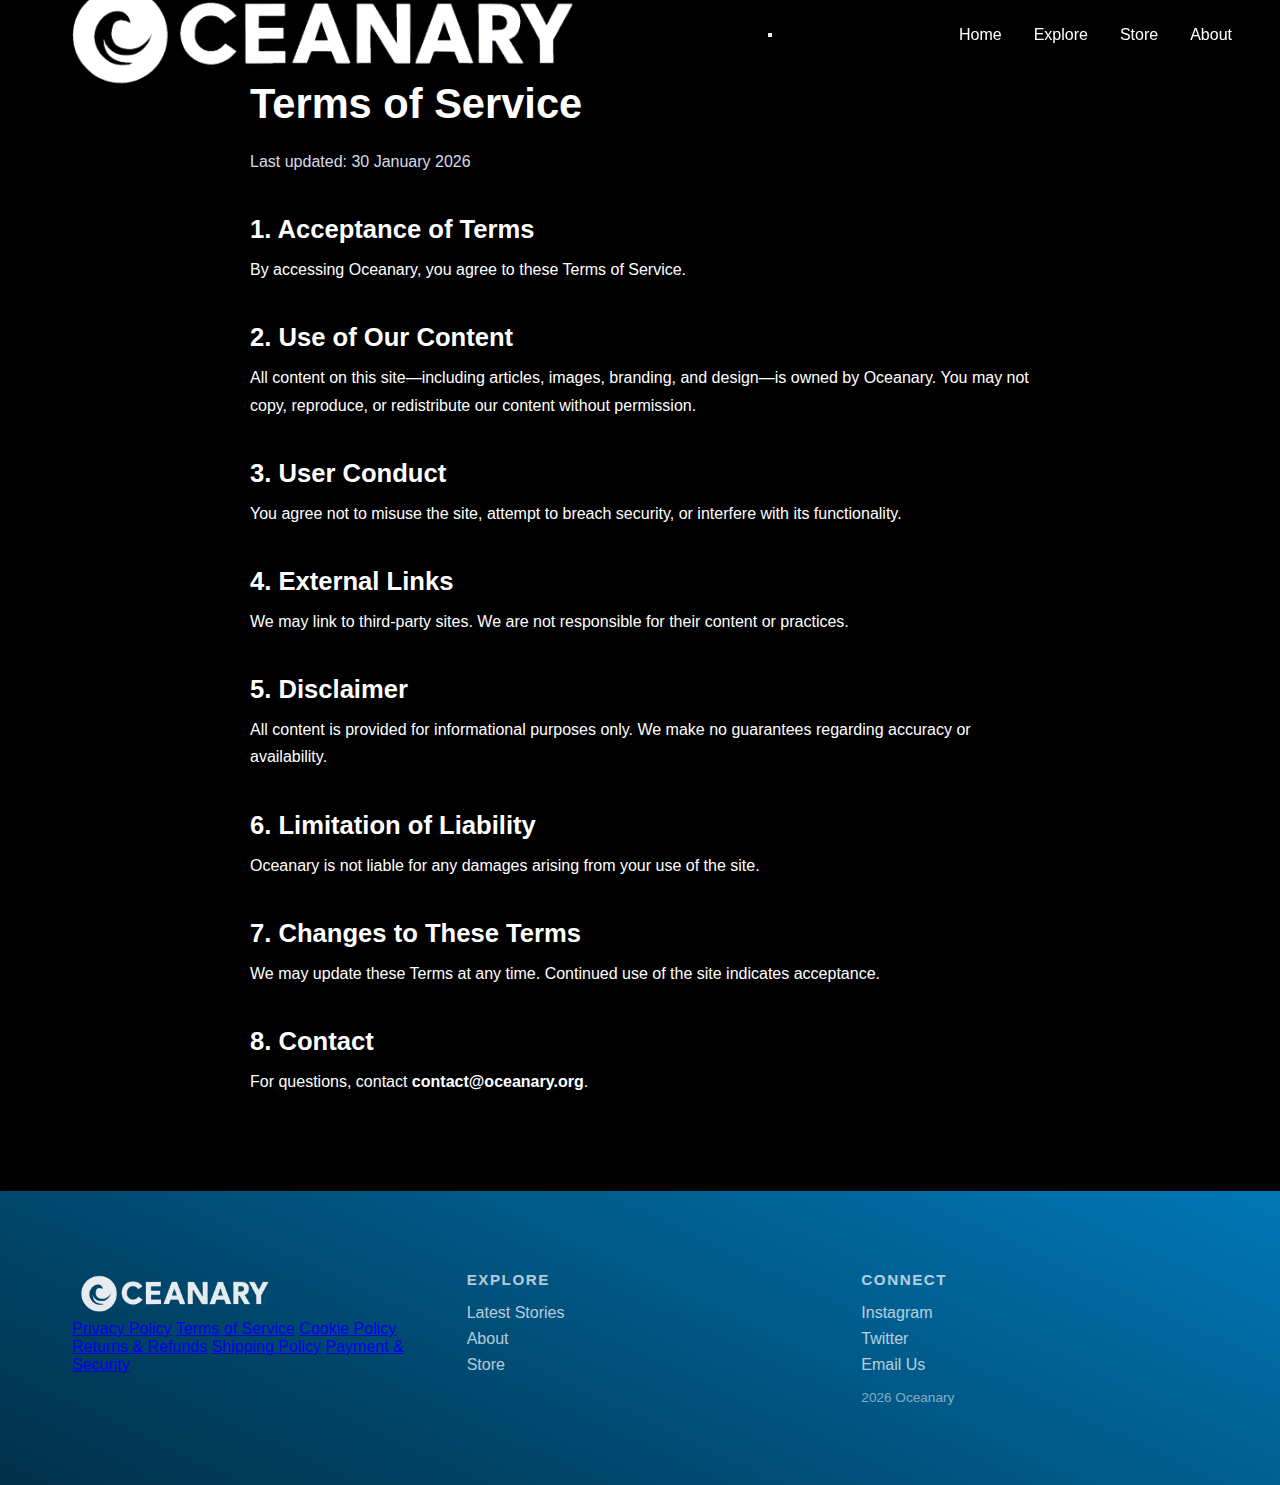
<file: Legal/terms.html>
<!DOCTYPE html>
<html lang="en">
<head>
  <meta charset="UTF-8" />
  <title>Oceanary</title>
  <link rel="stylesheet" href="../style.css" />
  <link rel="stylesheet" href="../footer.css" />
  <link rel="stylesheet" href="legal.css" />
 <link rel="icon" type="image/png" href="ProfilePic.png">

  <link rel="stylesheet" href="https://cdnjs.cloudflare.com/ajax/libs/font-awesome/6.5.0/css/all.min.css">
  <meta name="viewport" content="width=device-width, initial-scale=1">

  <!-- <meta name="viewport" content="width=device-width, initial-scale=1.0, maximum-scale=1.0, user-scalable=no"> -->
</head>

<header class="navbar">
  <div class="logo">
    <a href="#hero">
      <img src="OceanaryFinalLogo1.png" alt="Oceanary Logo">
    </a>
  </div>

  <!-- Hamburger button -->
  <button class="hamburger" aria-label="Menu">
    <span></span>
    <span></span>
    <span></span>
  </button>

  <nav>
    <ul>
      <li><a href="../index.html">Home</a></li>
      <li><a href="../index.html#featured-articles">Explore</a></li>
      <li><a href="../index.html#store">Store</a></li>
      <li><a href="../about.html">About</a></li>
    </ul>
  </nav>
</header>
<body>
<section class="legal-container">
  <h1>Terms of Service</h1>
  <p class="legal-updated">Last updated: 30 January 2026</p>

  <h2>1. Acceptance of Terms</h2>
  <p>By accessing Oceanary, you agree to these Terms of Service.</p>

  <h2>2. Use of Our Content</h2>
  <p>All content on this site—including articles, images, branding, and design—is owned by Oceanary. You may not copy, reproduce, or redistribute our content without permission.</p>

  <h2>3. User Conduct</h2>
  <p>You agree not to misuse the site, attempt to breach security, or interfere with its functionality.</p>

  <h2>4. External Links</h2>
  <p>We may link to third‑party sites. We are not responsible for their content or practices.</p>

  <h2>5. Disclaimer</h2>
  <p>All content is provided for informational purposes only. We make no guarantees regarding accuracy or availability.</p>

  <h2>6. Limitation of Liability</h2>
  <p>Oceanary is not liable for any damages arising from your use of the site.</p>

  <h2>7. Changes to These Terms</h2>
  <p>We may update these Terms at any time. Continued use of the site indicates acceptance.</p>

  <h2>8. Contact</h2>
  <p>For questions, contact <strong>contact@oceanary.org</strong>.</p>
</section>
</body>
<!-- Footer  -->
<footer class="site-footer">
  <div class="site-footer__inner">

    <div class="footer-col footer-brand">
      <img src="OceanaryFinalLogo1.png" alt="Oceanary Badge" class="footer-logo" />
      <div class="footer-legal">
        <a href="privacypolicy.html">Privacy Policy</a>
        <a href="terms.html">Terms of Service</a>
        <a href="cookies.html">Cookie Policy</a>
        <a href="returns.html">Returns & Refunds</a>
        <a href="shipping.html">Shipping Policy</a>
        <a href="payments.html">Payment & Security</a>
       </div>

      
      <!-- <p class="footer-tagline">Cinematic stories from the ocean.</p> -->
    </div>

    <div class="footer-col footer-links">
      <h4>Explore</h4>
      <a href="../index.html#featured-articles">Latest Stories</a>
      <a href="../about.html">About</a>
      <a href="../index.html#store">Store</a>
       
    </div>

    <div class="footer-col footer-meta">
      <h4>Connect</h4>
      
      <a href="https://instagram.com/oceanaryofficial" target="_blank">Instagram</a>
      <a href="https://twitter.com/oceanarymedia" target="_blank">Twitter</a>
      <a href="mailto:contact@oceanary.org">Email Us</a>
      <p class="footer-copy"> 2026 Oceanary </p>
    </div>

  </div>
</footer>

<script>
  const navbar = document.querySelector(".navbar");

  window.addEventListener("scroll", () => {
    if (window.scrollY > 80) {
      if (!navbar.classList.contains("sticky")) {
        navbar.classList.add("sticky");
        document.body.classList.add("navbar-active");

        // trigger animation frame
        requestAnimationFrame(() => {
          navbar.classList.add("show");
        });
      }
    } else {
      navbar.classList.remove("show");
      navbar.classList.remove("sticky");
      document.body.classList.remove("navbar-active");
    }
  });
</script>


<script>
  const hamburger = document.querySelector('.hamburger');
  const nav = document.querySelector('.navbar nav');

  hamburger.addEventListener('click', () => {
    hamburger.classList.toggle('active');
    nav.classList.toggle('open');
  });

</script>
</html>
</file>
<file: style.css>
* {
  margin: 0;
  padding: 0;
  box-sizing: border-box;
}

body {
  font-family: "Helvetica Neue", Arial, sans-serif;
  color: #fff;
  background-color: #000;
}

/* Navbar */
.navbar {
  position: fixed;
  top: 0;
  width: 100%;
  height: 70px;              /* lock navbar height */
  padding: 0 3rem;
  display: flex;
  justify-content: space-between;
  align-items: center;
  background: transparent;
  z-index: 1000;
}

.logo img {
  max-height: 120px;          /* keeps logo inside navbar */
  width: auto;               /* preserve proportions */
  display: block;
}



.navbar ul {
  list-style: none;
  display: flex;
  gap: 2rem;
}

.navbar a {
  text-decoration: none;
  color: #fff;
  font-weight: 500;
  transition: color 0.3s;
}

.navbar a:hover {
  color: #4da6ff;
}

.btn {
  padding: 0.6rem 1.2rem;
  border-radius: 4px;
  text-decoration: none;
  font-weight: bold;
}

.btn.donate {
  background: #007bff;
  color: #fff;
}

.btn.primary {
  background: #007bff;
  color: #fff;
  margin-top: 1.5rem;
  display: inline-block;
}

/* Hero Section */
.hero {
  height: 100vh;
  background: url('puffin.jpg') center/cover no-repeat;
  display: flex;
  align-items: center;
  justify-content: center;
  text-align: center;
  padding: 0 2rem;
  position: relative;
}

.hero::after {
  content: "";
  position: absolute;
  top: 0; left: 0;
  width: 100%; height: 100%;
  background: rgba(0,0,0,0.4); /* dark overlay for readability */
}

.hero-content {
  position: relative;
  z-index: 1;
  max-width: 700px;
}

.hero h1 {
  font-size: 6rem;
  margin-bottom: 1rem;
}

.hero p {
  font-size: 3rem;
  margin-bottom: 1rem;
}
</file>
<file: footer.css>
.site-footer {
  padding: 5rem 0;
  background: linear-gradient(205deg, #0077b6, #003049);
  color: #fff;
}

.site-footer__inner {
  max-width: 1200px;
  margin: 0 auto;
  padding: 0 2rem;

  display: grid;
  grid-template-columns: repeat(auto-fit, minmax(220px, 1fr));
  gap: 3rem;
  text-align: left;
}

.footer-col h4 {
  font-size: 0.95rem;
  text-transform: uppercase;
  letter-spacing: 0.1em;
  opacity: 0.7;
  margin-bottom: 1rem;
}

.footer-brand h3 {
  font-size: 1.2rem;
  margin: 0.5rem 0 0.25rem;
}

.footer-tagline {
  opacity: 0.6;
  font-size: 0.9rem;
}

.footer-logo {
  width: 200px;
  height: auto;
  opacity: 0.9;
 
}

.footer-links a,
.footer-meta a {
  display: block;
  margin-bottom: 0.5rem;
  text-decoration: none;
  color: #fff;
  opacity: 0.7;
}

.footer-links a:hover,
.footer-meta a:hover {
  opacity: 1;
}

.footer-copy {
  margin-top: 1rem;
  opacity: 0.5;
  font-size: 0.85rem;
}
</file>
<file: articlepage.css>
:root {
  --navbar-height: 80px;
}

/* ARTICLE */
.article-page {
  max-width: 100%;
  padding: 3.5rem 4rem;
  background: rgba(73, 118, 150, 0.247);
  border-radius: 28px;
}

/* LAYOUT */
.blog-layout {
  display: grid;
  grid-template-columns: minmax(0, 900px) 260px;
  gap: 2rem;
  max-width: 1300px;
  margin: 0 auto;
  padding: 2rem;
}

@media (max-width: 1100px) {
  .blog-layout {
    grid-template-columns: 1fr;
  }
}

/* SIDEBAR */
.blog-sidebar {
  display: flex;
  align-items: flex-start;
}

/* STORE RAIL */
.store-rail {
  display: block;
  position: sticky;
  top: calc(var(--navbar-height) + 20px);
  height: 440px;
  max-height: 140vh;
  border-radius: 18px;
  overflow: hidden;
  background: #111;
  box-shadow: 0 20px 50px rgba(0,0,0,0.5);
  text-decoration: none;
  color: #fff;
}

/* IMAGE */
.store-rail img {
  width: 100%;
  height: 55%;
  object-fit: cover;
  object-position: right top;
  filter: brightness(0.75) contrast(1.1);
}

/* CONTENT */
.store-rail-content {
  padding: 1.4rem;
  background: linear-gradient(
    to bottom,
    rgba(0,0,0,0),
    rgba(0,0,0,0.6),
    rgba(0,0,0,0.9)
  );
}

.store-rail-content span {
  font-size: 0.7rem;
  letter-spacing: 0.12em;
  text-transform: uppercase;
  opacity: 0.7;
}

.store-rail-content h3 {
  font-size: 1.05rem;
  margin: 0.4rem 0;
  line-height: 1.3;
}

.store-rail-content p {
  font-size: 0.85rem;
  opacity: 0.75;
  margin-bottom: 0.8rem;
}

.store-rail-content strong {
  font-size: 0.85rem;
  color: var(--accent);
}


/* HERO */
.article-hero {
  position: relative;
  border-radius: 22px;
  overflow: hidden;
  margin-bottom: 4rem;
  box-shadow: 0 20px 50px rgba(0,0,0,0.45);
}

.article-hero-image {
  width: 100%;
  height: 480px;
  object-fit: cover;
  transform: scale(1.05);
  filter: brightness(0.9) contrast(1.1) saturate(1.15);
  transition: transform 1.2s ease;
}

.article-hero:hover .article-hero-image {
  transform: scale(1.12);
}

.article-hero::before {
  content: "";
  position: absolute;
  inset: 0;
  background: linear-gradient(
    to bottom,
    rgba(0,0,0,0.15) 0%,
    rgba(0,0,0,0.6) 50%,
    rgba(0,0,0,0.9) 100%
  );
  z-index: 1;
}

.article-hero-content {
  position: absolute;
  bottom: 2rem;
  left: 2rem;
  right: 2rem;
  z-index: 2;
}

.article-category {
  color: var(--accent);
  font-weight: 600;
  letter-spacing: 0.08em;
  text-transform: uppercase;
  font-size: 0.8rem;
}

.article-page-title {
  font-size: 2.4rem;
  margin: 0.5rem 0;
}

.article-page-meta {
  opacity: 0.85;
  font-size: 0.9rem;
}

/* BODY */
.article-body {
  line-height: 1.8;
  font-size: 1.05rem;
  color: #eaeaea;
}

.article-body p {
  margin-bottom: 1.6rem;
}

.article-body h2 {
  margin: 2.5rem 0 1rem;
  font-size: 1.6rem;
  color: #fff;
}


/* AUTHOR CARD */
.author-card {
  margin-top: 4rem;
  display: flex;
  align-items: center;
  gap: 1.5rem;
  background: linear-gradient(
    135deg,
    rgba(0,180,216,0.15),
    rgba(0,119,182,0.05)
  );
  padding: 1.8rem;
  border-radius: 14px;
  border: 1px solid rgba(0,180,216,0.2);
}

/* Avatar stays left, fixed size */
.author-avatar {
  width: 80px;
  height: 80px;
  border-radius: 50%;
  object-fit: cover;
  flex-shrink: 0; /* prevents squishing */
}

/* Text block fills remaining space */
.author-info {
  display: flex;
  flex-direction: column;
  justify-content: center; /* vertically aligns text */
  flex: 1; /* takes up remaining width */
}

.author-info h4 {
  margin: 0;
  font-size: 1.15rem;
  font-weight: 600;
}

.author-info p {
  margin: 0.3rem 0 0;
  font-size: 0.95rem;
  opacity: 0.85;
  line-height: 1.5;
}


/* ===============================
   TABLET / LARGE PHONES
   (Horizontal, full width, medium height)
================================ */

@media (min-width: 481px) and (max-width: 768px) {
  .store-rail {
    position: relative;
    top: auto;
    height: 140px;
    width: 100%;
    display: flex;
    flex-direction: row;
    border-radius: 0;
    box-shadow: none;
  }

  .store-rail img {
    width: 40%;
    height: 100%;
    object-fit: cover;
    object-position: right center;
  }

  .store-rail-content {
    width: 60%;
    padding: 1rem 1.2rem;
    background: #111;
    display: flex;
    flex-direction: column;
    justify-content: center;
  }
}


/* ===============================
   MOBILE PORTRAIT
   (Shorter, subtle, full width)
================================ */

@media (max-width: 480px) {
  .store-rail {
    position: relative;
    top: auto;
    height: 150px;
    width: 100%;
    display: flex;
    flex-direction: row;
    border-radius: 0;
    box-shadow: none;
  }

  .store-rail img {
    width: 42%;
    height: 100%;
    object-fit: cover;
    object-position: right center;
  }

  .store-rail-content {
    width: 58%;
    padding: 0.8rem 1rem;
    background: #111;
    display: flex;
    flex-direction: column;
    justify-content: center;
  }

  .store-rail-content h3 {
    font-size: 0.9rem;
  }

  .store-rail-content p,
  .store-rail-content strong {
    font-size: 0.75rem;
  }
}

/* Tablet / Large phones */
@media (min-width: 481px) and (max-width: 768px) {
  .store-rail {
    border-radius: 14px;
    overflow: hidden;
  }
}

/* Mobile portrait */
@media (max-width: 480px) {
  .store-rail {
    border-radius: 12px;
    overflow: hidden;
  }
}

@media (max-width: 768px) {
  .blog-layout {
    padding: 0;              /* remove outer spacing */
    max-width: 100%;
  }

  main {
    padding: 0;
  }

  .article-page {
    max-width: 100%;
    margin: 0;               /* remove centering margin */
    padding: 1.8rem 1.2rem;  /* tighter mobile padding */
    border-radius: 0;        /* edge-to-edge like native apps */
  }
}



/* =========================
   NAVBAR
========================= */
.navbar {
  position: relative;
  width: 100%;
  height: 70px;
  padding: 0 3rem;
  display: flex;
  justify-content: space-between;
  align-items: center;
  /* background-color: transparent; */
  backdrop-filter: blur(8px);
  box-shadow: 0 6px 25px rgba(0,0,0,0.6);
  z-index: 1000;
  transition: 
    background 0.3s ease,
    box-shadow 0.3s ease,
    transform 0.35s ease,
    opacity 0.25s ease;
}

/* Sticky state */
.navbar.sticky {
  position: fixed;
  top: 0;
  left: 0;
  /* background-color: transparent; */
  backdrop-filter: blur(8px);
  box-shadow: 0 6px 25px rgba(0,0,0,0.6);
  transform: translateY(-10px);
  opacity: 0;
}

/* After sticky is applied, we animate it in */
.navbar.sticky.show {
  transform: translateY(0);
  opacity: 1;
}

body.navbar-active {
  padding-top: 70px;
}

.logo img {
  max-height: 55px; /* fits cleanly inside 70px navbar */
  width: auto;
  display: block;
}

.navbar ul {
  list-style: none;
  display: flex;
  gap: 2rem;
}

.navbar a {
  text-decoration: none;
  color: #fff;
  font-weight: 500;
  transition: color 0.3s;
}

.navbar a:hover {
  color: #4da6ff;
}


.hamburger {
  display: none;
  flex-direction: column;
  gap: 6px;
  background: none;
  border: none;
  cursor: pointer;
}

.hamburger span {
  width: 28px;
  height: 3px;
  background: #fff;
  border-radius: 3px;
  transition: 0.3s ease;
}

@media (max-width: 820px) {
  /* Show hamburger */
  .hamburger {
    display: flex;
    z-index: 1100;
  }

  /* Hide desktop nav */
  .navbar nav ul {
    display: none;
  }
}

@media (max-width: 820px) {
  .navbar nav {
    position: fixed;
    top: 70px;
    right: -100%;
    width: 70%;
    height: calc(100vh - 70px);
    background: rgba(0, 0, 0, 0.45);
    backdrop-filter: blur(12px);
    padding: 2rem;
    transition: right 0.35s ease;
  }

  .navbar nav.open {
    right: 0;
  }

  .navbar nav ul {
    display: flex;
    flex-direction: column;
    gap: 2rem;
  }
}


/* =========================
   BUTTONS
========================= */
.btn {
  background: linear-gradient(135deg, #0077b6, #003049);
  color: white;
  padding: 1rem 2.5rem;
  font-size: 1.2rem;
  font-weight: bold;
  border: none;
  border-radius: 50px;
  cursor: pointer;
  transition: all 0.3s ease;
  box-shadow: 0 4px 12px rgba(0, 0, 0, 0.1);
  position: relative;
  overflow: hidden;
}

.btn::after {
  content: '';
  position: absolute;
  top: 0;
  left: -100%;
  width: 100%;
  height: 100%;
  background: rgba(255, 255, 255, 0.2);
  transition: left 0.4s ease;
}

.btn:hover::after {
  left: 0;
}

.btn:hover {
  transform: translateY(-2px);
  box-shadow: 0 6px 16px rgba(0, 0, 0, 0.15);
}

.btn.involved {
  margin-top: 2rem;
}

.btn.donate {
  padding: 0.6rem 1.5rem;
  font-size: 1rem;
}




/* =========================
   GLOBAL RESET & BASE STYLES
========================= */
* {
  margin: 0;
  padding: 0;
  box-sizing: border-box;
}

html {
  scroll-behavior: smooth;
}

body {
  font-family: "Helvetica Neue", Arial, sans-serif;
  color: #fff;
  background-color: #0d5896;
  overflow-x: hidden;
}





/* ================= QUICK READ SECTION ================= */



.quick-read h2 {
  text-align: center;
  padding: 1rem 0 2.5rem;
  color: #fff;
  font-size: 2.2rem;
  font-weight: 700;
}

.quick-read__eyebrow {
  display: flex;
  align-items: center;
  justify-content: center;
  gap: 2rem;
  font-size: clamp(1rem, 2vw, 1.4rem);
  letter-spacing: 0.12em;
  text-transform: uppercase;
  opacity: 0.6;
  margin-bottom: 3rem;
}

.quickeyebrow-line {
  flex: 1;
  height: 1px;
  background: rgb(255, 254, 254);
}

.quickeyebrow-text {
  white-space: nowrap;
}


/* ================= CUSTOM SWIPER ================= */

.quick-read-swiper {
  position: relative;
  width: 100%;
  display: flex;
  align-items: center;
}

.swiper-viewport {
  overflow: hidden;
  width: 100%;
}

.swiper-track {
  display: flex;
  transition: transform 0.4s ease;
}

.article {
  flex: 0 0 calc(100% / 3);
  display: flex;
  flex-direction: column;
  height: 420px;              /* lock card height */
  background: #0b3f6b;
  overflow: hidden;
  text-decoration: none;
  color: #fff;
  border-radius: 0;
  transition: transform 0.25s ease;
}

.article:hover {
  transform: translateY(-6px);
}

/* ================= IMAGE ================= */


.quick-image {
  width: 100%;
  height: 200px;              /* lock image height */
  object-fit: cover;
  object-position: center;
  flex-shrink: 0;             /* fixes iPhone gaps */
  display: block;
  transition: transform 0.5s ease;
}
.article:hover .quick-image {
  transform: scale(1.05);
}

/* ================= TEXT AREA ================= */

.article-data-container {
  flex: 1;                    /* fills remaining space */
  padding: 1rem;
  background: #072f52;
  display: flex;
  flex-direction: column;
  justify-content: center;
}


/* Date + read time */
.article-data {
  display: flex;
  align-items: center;
  font-size: 0.75rem;
  opacity: 0.8;
  margin-bottom: 0.5rem;
}

.article-data-spacer {
  width: 4px;
  height: 4px;
  background: #fff;
  border-radius: 50%;
  margin: 0 0.5rem;
}

/* Title */
.article-title {
  margin: 0;
  font-size: 1.4rem;
  line-height: 1.35;
  font-weight: 600;
  text-align: left;
}

/* ================= CONTROLS ================= */

.swiper-btn {
  position: absolute;
  z-index: 10;
  top: 50%;
  transform: translateY(-50%);
  width: 46px;
  height: 46px;
  background: rgba(0, 0, 0, 0.65);
  color: #fdfdfd;
  border: none;
  border-radius: 4px;
  cursor: pointer;
  font-size: 22px;
  display: flex;
  align-items: center;
  justify-content: center;
}

.swiper-btn.prev {
  left: 10px;
}

.swiper-btn.next {
  right: 10px;
}


/* Tablet */
@media (max-width: 900px) {
  .article {
    flex: 0 0 50%;   /* 2 cards */
  }
}

/* Mobile portrait */
@media (max-width: 600px) {
  .article {
    flex: 0 0 100%;  /* 1 card */
  }

  .swiper-btn {
    width: 40px;
    height: 40px;
    font-size: 18px;
  }
}
</file>
<file: ventures.css>
* {
  margin: 0;
  padding: 0;
  box-sizing: border-box;
}

html {
  scroll-behavior: smooth;
}

body {
  font-family: "Helvetica Neue", Arial, sans-serif;
  color: #fff;
   background: linear-gradient(205deg, #0077b6, #003049);
  overflow-x: hidden;
}

.section-title {
  font-size: 32px;
  font-weight: 700;
  padding: 40px;
  opacity: 0.9;
  text-align: center;
}

.posts-grid {
  display: grid;
  grid-template-columns: repeat(2, 1fr);
  gap: 8px;
}

.post-card {
  display: flex;
  background: #1a1f2b;
  border-radius: 12px;
  overflow: hidden;
  transition: transform .2s ease, box-shadow .2s ease;
}

.post-card:hover {
  transform: translateY(-4px);
  box-shadow: 0 10px 30px rgba(0,0,0,.4);
}

.post-image {
  width: 220px;
  flex-shrink: 0;
}

.post-image img {
  width: 100%;
  height: 100%;
  object-fit: cover;
}

.post-content {
  padding: 24px;
  display: flex;
  flex-direction: column;
  justify-content: center;
}

.post-meta {
  font-size: 14px;
  color: #8fa3c8;
  margin-bottom: 10px;
}

.post-title {
  font-size: 22px;
  font-weight: 700;
  margin-bottom: 12px;
}

.post-excerpt {
  font-size: 15px;
  line-height: 1.6;
  color: #b7c2d8;
}

/* Responsive */
@media (max-width: 900px) {
  .posts-grid {
    grid-template-columns: 1fr;
  }
  .post-card {
    flex-direction: column;
  }
  .post-image {
    width: 100%;
    height: 220px;
  }
}





/* =========================
   NAVBAR
========================= */
.navbar {
  position: relative;
  width: 100%;
  height: 70px;
  padding: 0 3rem;
  display: flex;
  justify-content: space-between;
  align-items: center;
  background: #0d5896;
  z-index: 1000;
  transition: 
    background 0.3s ease,
    box-shadow 0.3s ease,
    transform 0.35s ease,
    opacity 0.25s ease;
}

/* Sticky state */
.navbar.sticky {
  position: fixed;
  top: 0;
  left: 0;
  background-color: transparent;
  /* backdrop-filter: blur(8px);
  box-shadow: 0 6px 25px rgba(0,0,0,0.6); */
  transform: translateY(-10px);
  opacity: 0;
}

/* After sticky is applied, we animate it in */
.navbar.sticky.show {
  transform: translateY(0);
  opacity: 1;
}

body.navbar-active {
  padding-top: 70px;
}

.logo img {
  max-height: 55px; /* fits cleanly inside 70px navbar */
  width: auto;
  display: block;
}

.navbar ul {
  list-style: none;
  display: flex;
  gap: 2rem;
}

.navbar a {
  text-decoration: none;
  color: #fff;
  font-weight: 500;
  transition: color 0.3s;
}

.navbar a:hover {
  color: #4da6ff;
}

/* =========================
   BUTTONS
========================= */
.btn {
  background: linear-gradient(135deg, #0077b6, #003049);
  color: white;
  padding: 1rem 2.5rem;
  font-size: 1.2rem;
  font-weight: bold;
  border: none;
  border-radius: 50px;
  cursor: pointer;
  transition: all 0.3s ease;
  box-shadow: 0 4px 12px rgba(0, 0, 0, 0.1);
  position: relative;
  overflow: hidden;
}

.btn::after {
  content: '';
  position: absolute;
  top: 0;
  left: -100%;
  width: 100%;
  height: 100%;
  background: rgba(255, 255, 255, 0.2);
  transition: left 0.4s ease;
}

.btn:hover::after {
  left: 0;
}

.btn:hover {
  transform: translateY(-2px);
  box-shadow: 0 6px 16px rgba(0, 0, 0, 0.15);
}

.btn.involved {
  margin-top: 2rem;
}

.btn.donate {
  padding: 0.6rem 1.5rem;
  font-size: 1rem;
}

/* =========================
   RESPONSIVE FIXES (iPhone SE & below)
========================= */
@media (max-width: 480px) {
  .navbar {
    padding: 0 1rem;
    height: 60px;
  }

  .navbar ul {
    gap: 1rem;
  }
}
@media screen and (max-width: 480px) {
  .navbar ul {
    display: none !important;
    visibility: hidden;
  }
  .navbar {
    justify-content: center; /* centers logo */
    /* display: none; */
  }

  .logo img {
    max-height: 50px;
  }
}
</file>
<file: Legal/legal.css>
/* Universal Legal Page Styling */

.legal-container {
  max-width: 820px;
  margin: 0 auto;
  padding: 80px 20px;
  font-family: "Inter", sans-serif;
  color: #fff;
}

.legal-container h1 {
  font-size: 2.6rem;
  font-weight: 600;
  margin-bottom: 20px;
}

.legal-container h2 {
  font-size: 1.6rem;
  margin-top: 40px;
  margin-bottom: 12px;
  font-weight: 600;
}

.legal-container h3 {
  font-size: 1.2rem;
  margin-top: 24px;
  margin-bottom: 8px;
  font-weight: 600;
}

.legal-container p,
.legal-container li {
  font-size: 1rem;
  line-height: 1.7;
  margin-bottom: 16px;
}

.legal-container ul {
  padding-left: 20px;
  margin-bottom: 20px;
}

.legal-updated {
  font-size: 0.9rem;
  color: #d8daeb;
  margin-bottom: 40px;
}
</file>
